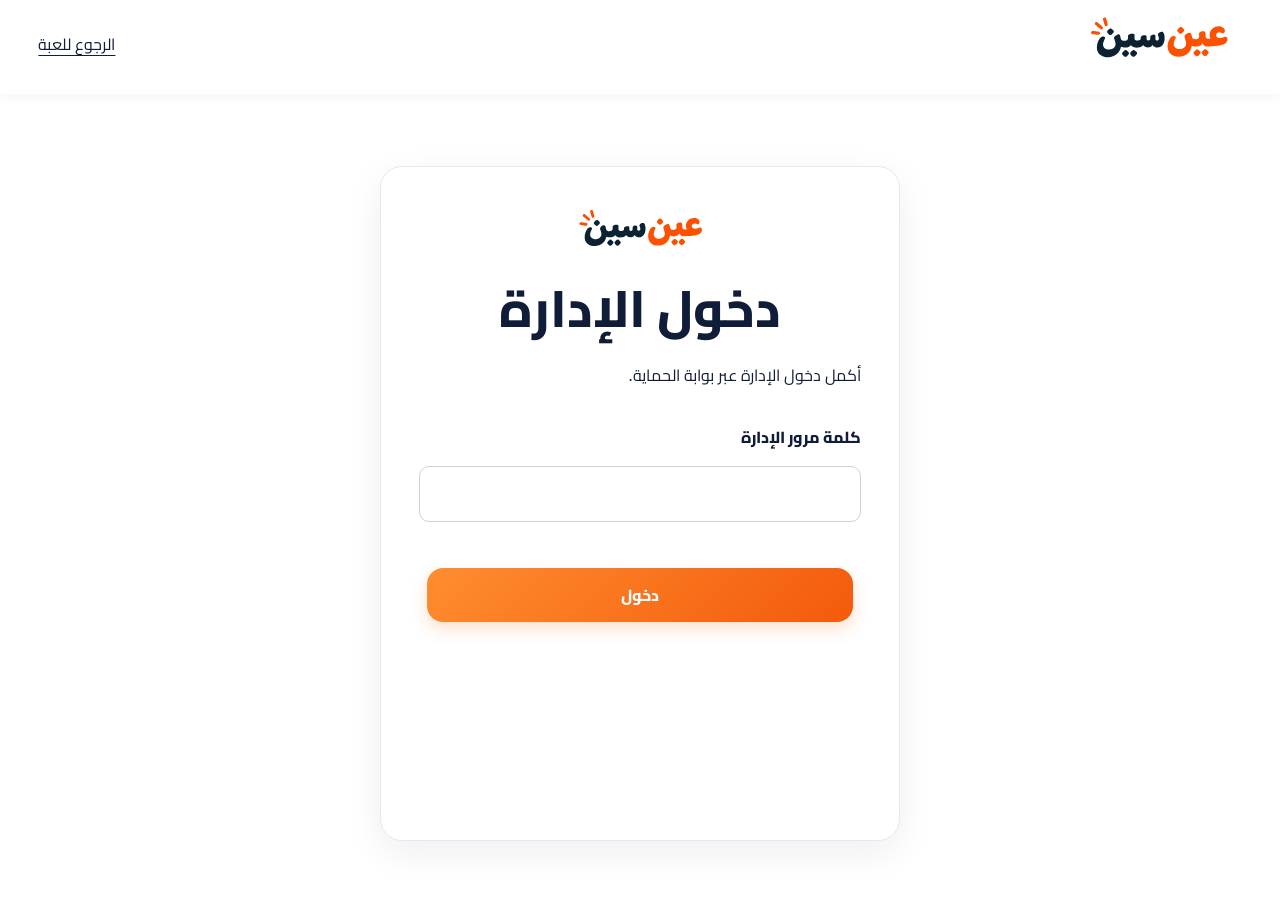
<file: index.html>
<!doctype html><html lang="ar" dir="rtl"><head><meta charset="UTF-8"/><meta name="viewport" content="width=device-width,initial-scale=1.0,viewport-fit=cover"/><title>عين سين — بوابة الأسئلة</title>  <script type="module" crossorigin src="./assets/review-entry-v3.js"></script>
  <link rel="modulepreload" crossorigin href="./assets/review-runtime-v3.js">
  <link rel="stylesheet" crossorigin href="./assets/review-v1.css">
</head><body><div id="root"></div></body></html>
</file>
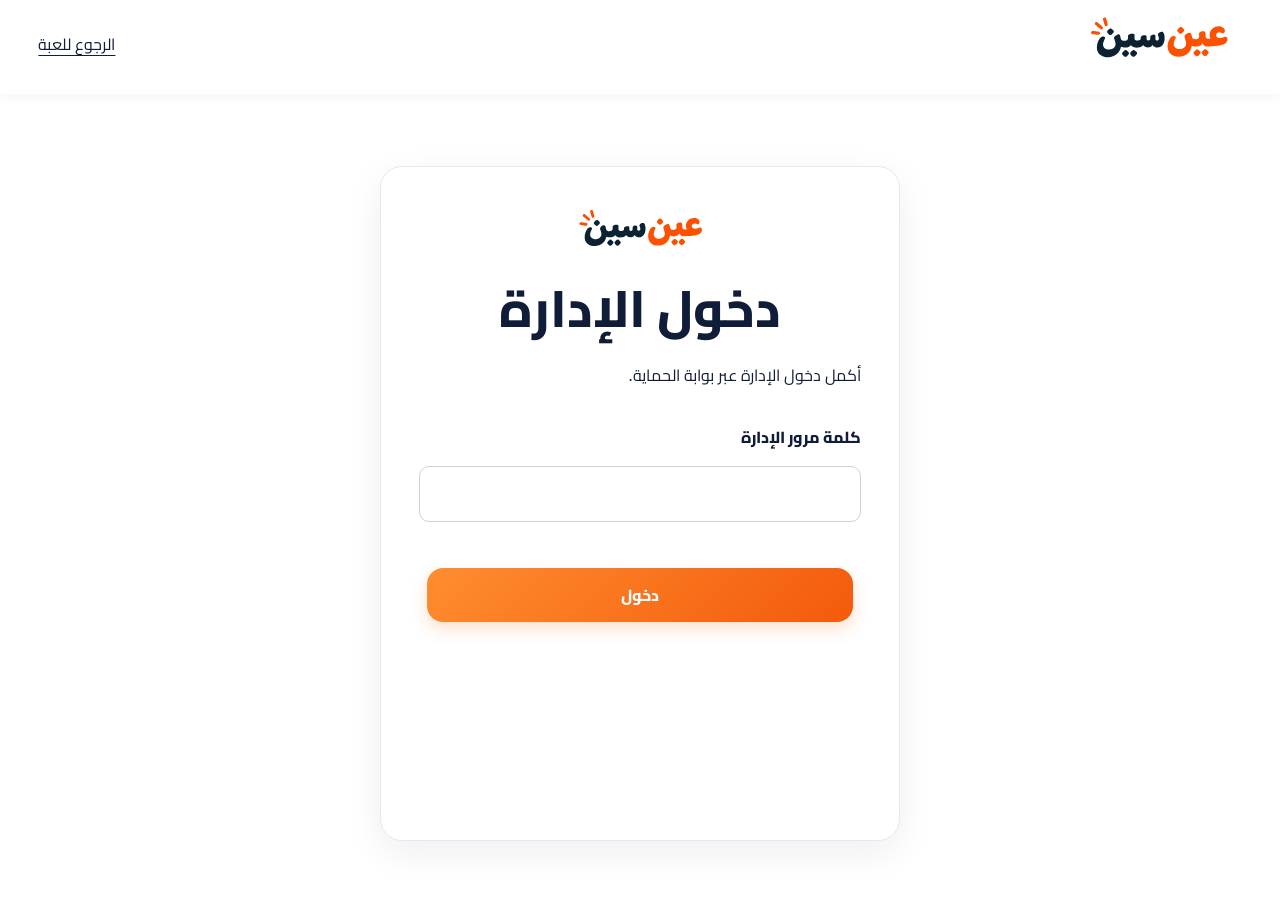
<file: admin.html>
<!doctype html><html lang="ar" dir="rtl"><head><meta charset="UTF-8"/><meta name="viewport" content="width=device-width,initial-scale=1.0,viewport-fit=cover"/><title>عين سين — بوابة الأسئلة</title>  <script type="module" crossorigin src="./assets/review-entry-v3.js"></script>
  <link rel="modulepreload" crossorigin href="./assets/review-runtime-v3.js">
  <link rel="stylesheet" crossorigin href="./assets/style-B7kh5xdA.css">
</head><body><div id="root"></div></body></html>
</file>
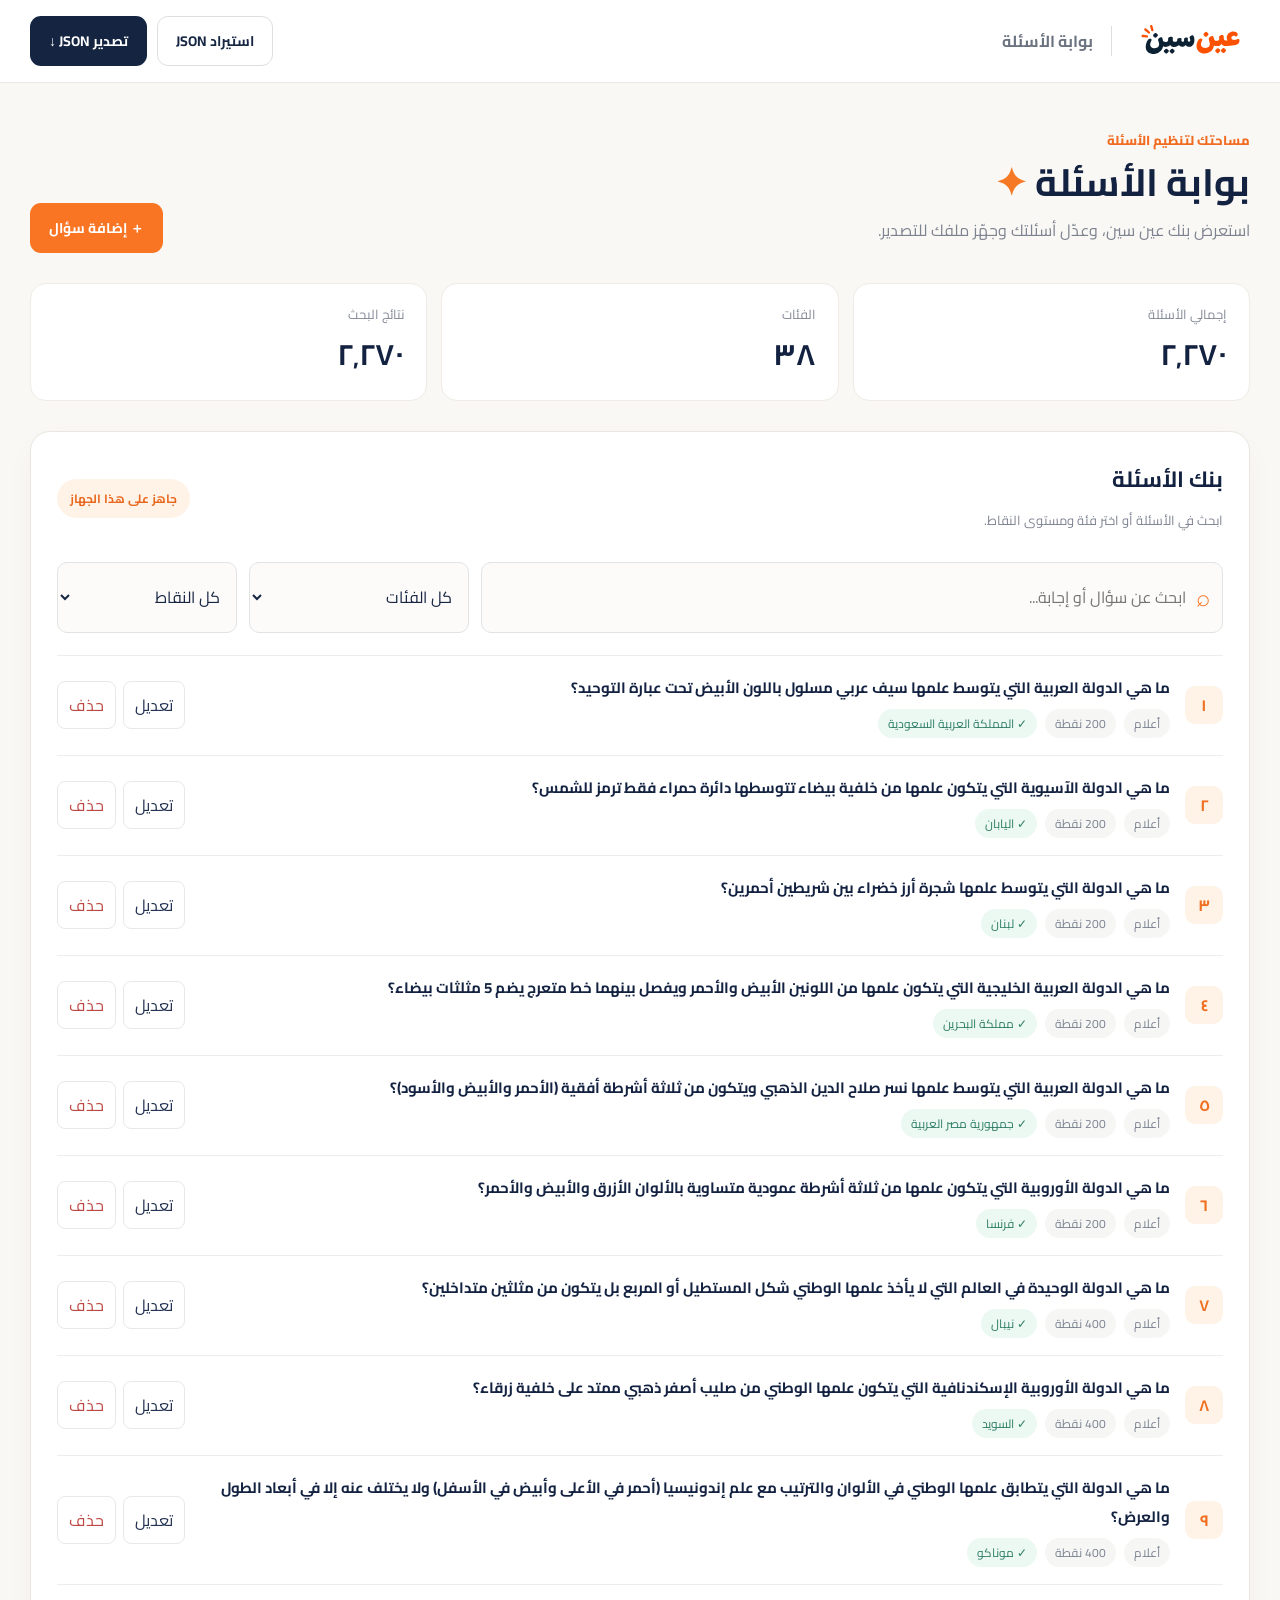
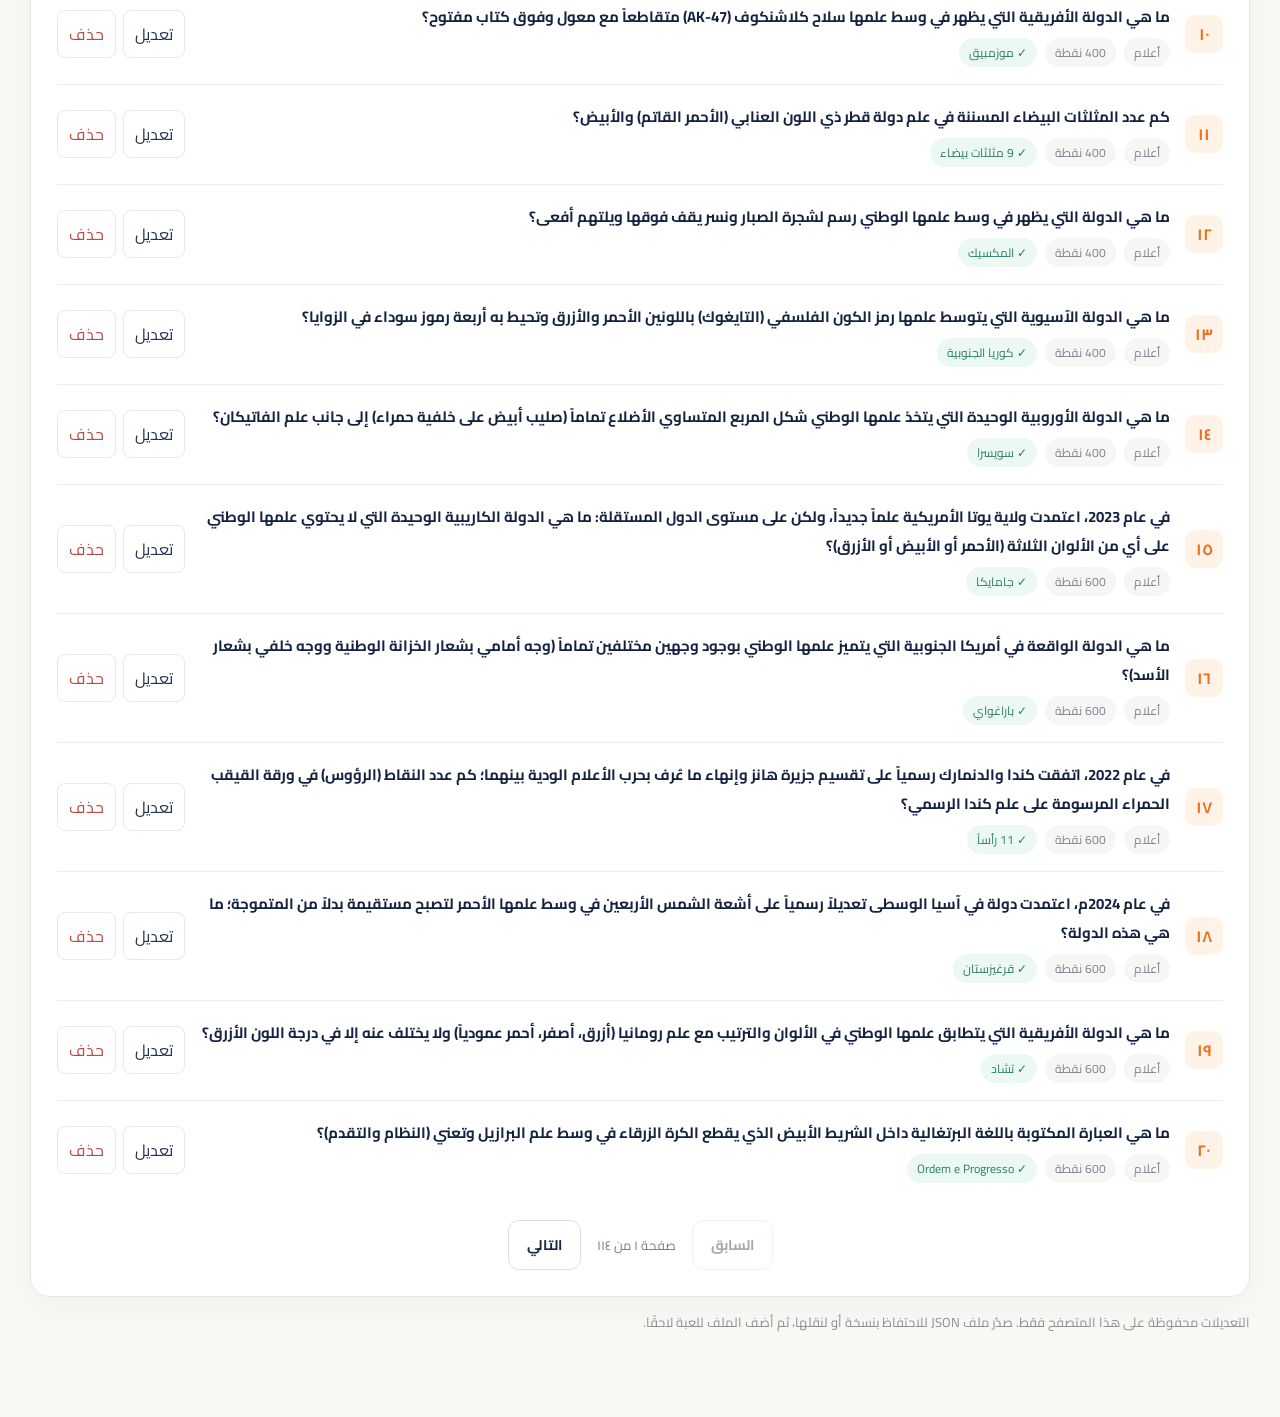
<file: legacy.html>
<!doctype html><html lang="ar" dir="rtl"><head><meta charset="utf-8"><meta name="viewport" content="width=device-width,initial-scale=1"><meta name="theme-color" content="#fff8f0"><title>بوابة أسئلة عين سين</title><link rel="icon" href="assets/symbol.svg"><link rel="stylesheet" href="style.css"></head><body>
<header class="top"><div class="top-inner"><img src="assets/logo.svg" alt="عين سين"><span class="top-label">بوابة الأسئلة</span><div class="actions"><label class="button ghost" for="importFile">استيراد JSON</label><input id="importFile" type="file" accept=".json,application/json" hidden><button id="export" class="button dark">تصدير JSON ↓</button></div></div></header>
<main><div class="heading"><div><div class="eyebrow">مساحتك لتنظيم الأسئلة</div><h1>بوابة الأسئلة <span>✦</span></h1><p>استعرض بنك عين سين، وعدّل أسئلتك وجهّز ملفك للتصدير.</p></div><button class="button orange" id="add">＋ إضافة سؤال</button></div>
<div class="stats"><div><span>إجمالي الأسئلة</span><strong id="total">—</strong></div><div><span>الفئات</span><strong id="cat-count">—</strong></div><div><span>نتائج البحث</span><strong id="filtered">—</strong></div></div>
<section class="panel"><div class="panel-head"><div><h2>بنك الأسئلة</h2><p>ابحث في الأسئلة أو اختر فئة ومستوى النقاط.</p></div><span id="save-status" class="badge">جارٍ التحميل…</span></div><div class="filters"><label class="search"><span>⌕</span><input id="query" placeholder="ابحث عن سؤال أو إجابة..." aria-label="البحث عن سؤال أو إجابة"></label><select id="category" aria-label="الفئة"><option value="">كل الفئات</option></select><select id="points" aria-label="النقاط"><option value="">كل النقاط</option><option>200</option><option>400</option><option>600</option></select></div><div id="notice" class="notice" role="status" hidden></div><div id="list" class="list" aria-live="polite"></div><div class="pagination"><button id="prev" class="button ghost">السابق</button><span id="page"></span><button id="next" class="button ghost">التالي</button></div></section>
<p class="hint">التعديلات محفوظة على هذا المتصفح فقط. صدّر ملف JSON للاحتفاظ بنسخة أو لنقلها، ثم أضف الملف للعبة لاحقًا.</p></main>
<dialog id="editor"><form id="editForm"><div class="dialog-header"><div><div class="eyebrow">بنك عين سين</div><h2 id="form-title">إضافة سؤال</h2></div><button type="button" class="close" id="close" aria-label="إغلاق">×</button></div><div class="form-grid"><label>الفئة<select id="form-category" required></select></label><label>النقاط<select id="form-points"><option value="200">٢٠٠ نقطة</option><option value="400">٤٠٠ نقطة</option><option value="600">٦٠٠ نقطة</option></select></label></div><label>نص السؤال<textarea id="form-question" rows="3" required></textarea></label><div class="option-head"><b>الخيارات</b><small>حدّد الدائرة بجانب الإجابة الصحيحة</small></div><div id="options"></div><label>التلميح <small>اختياري</small><input id="form-hint"></label><div id="form-error" class="form-error" role="alert"></div><div class="dialog-actions"><button type="button" id="cancel" class="button ghost">إلغاء</button><button type="submit" class="button orange">حفظ السؤال</button></div></form></dialog><script src="app.js?v=2"></script></body></html>
</file>
<file: assets/review-v1.css>
@font-face{font-family:Cairo;font-style:normal;font-display:swap;font-weight:400;src:url(./cairo-arabic-400-normal-DN15VWMM.woff2) format("woff2"),url(./cairo-arabic-400-normal-CAYwymWN.woff) format("woff")}@font-face{font-family:Cairo;font-style:normal;font-display:swap;font-weight:600;src:url(./cairo-arabic-600-normal-rkrvveqO.woff2) format("woff2"),url(./cairo-arabic-600-normal-B3EOalmC.woff) format("woff")}@font-face{font-family:Cairo;font-style:normal;font-display:swap;font-weight:800;src:url(./cairo-arabic-800-normal-G1qvPr6G.woff2) format("woff2"),url(./cairo-arabic-800-normal-CVTPwINa.woff) format("woff")}:root{color-scheme:light;font-family:Tajawal,Cairo,system-ui,sans-serif;color:#172238;background:#faf6eb;font-synthesis:none}*{box-sizing:border-box}body{margin:0}button,input{font:inherit}button{cursor:pointer;border:2px solid #172238;border-radius:12px;padding:12px 20px;background:#fff;color:inherit;box-shadow:3px 4px #172238;transition:transform .15s,box-shadow .15s}button:hover:enabled{transform:translate(-1px,-2px)}button:active:enabled{box-shadow:0 0;transform:translate(2px,2px)}button:disabled{opacity:.45;cursor:default;box-shadow:none}button:focus-visible,input:focus-visible{outline:3px solid #245fe8;outline-offset:4px}header{max-width:1440px;margin:auto;padding:18px 4%;display:flex;justify-content:space-between;align-items:center;border-bottom:2px solid #172238}header img{width:160px}nav{display:flex;align-items:center;gap:15px}main{max-width:1440px;margin:auto;padding:32px 4%}h1{font-size:clamp(30px,4vw,58px);line-height:1.4;margin:16px 0}h2{line-height:1.7}p{line-height:1.9}em{font-style:normal;color:#245fe8}.pill{border:1.5px solid #172238;border-radius:30px;padding:7px 14px;font-size:13px;background:#fffdf7}.setup{display:grid;grid-template-columns:1.15fr 1fr;gap:60px;align-items:center}.hero-icon{width:220px}.panel{border:2px solid #172238;border-radius:22px;padding:32px;background:#fffdf8;box-shadow:7px 8px #172238}label{display:block;margin:16px 0;font-weight:700}input{display:block;width:100%;padding:12px;border:2px solid #172238;border-radius:10px;margin-top:8px;background:#faf6eb}.upload{padding:12px;background:#f9dfa0;border:2px dashed #172238;border-radius:12px}input[type=file]{font-size:12px}.primary{background:#f6cf57;font-weight:800;margin:18px 8px 8px}.note,small{font-size:13px;line-height:1.7;color:#4e596b}.error{color:#a82030}.scores{display:grid;grid-template-columns:1fr 1fr;gap:24px}.score{border:2px solid #172238;border-radius:18px;padding:20px 28px;display:grid;grid-template-columns:1fr auto;box-shadow:4px 5px #172238}.score strong{font-size:40px;grid-row:span 2;animation:score-in .3s ease-out}.score small{grid-column:1}.red{background:#ffe1dc}.blue{background:#dce7ff}.score.current{outline:3px solid #e8be43;outline-offset:5px}.toolbar{display:flex;justify-content:space-between;align-items:center;gap:12px;margin:30px 0}.board{display:grid;grid-template-columns:repeat(6,1fr);gap:18px}.category{background:#fff;border:2px solid #172238;border-radius:14px;overflow:hidden;box-shadow:4px 5px #172238;padding-bottom:12px}.category h3{font-size:16px;height:110px;margin:0;padding:14px;display:flex;flex-direction:column;gap:8px;background:#f8dfa0;border-bottom:2px solid #172238}.category h3 span{font-size:12px;opacity:.6}.tint-1 h3{background:#dce7ff}.tint-2 h3{background:#ffe1dc}.tint-3 h3{background:#d9ecdc}.category button{display:block;width:calc(100% - 24px);margin:12px auto 0;font-size:24px;font-weight:800;box-shadow:2px 3px #172238}.question{max-width:1000px;margin:auto;text-align:center}.question-top{display:flex;justify-content:space-between}.question>h2{font-size:clamp(22px,3vw,34px);margin:28px auto}.prepare{padding:35px 0}.options{display:grid;grid-template-columns:1fr 1fr;gap:18px;margin:25px 0}.options button{min-height:75px;display:flex;align-items:center;text-align:right;gap:15px;font-weight:700}.options span{border:1px solid;border-radius:7px;padding:5px 9px;background:#faf6eb}.options .selected{background:#f9dfa0;outline:2px solid #172238}.options .correct{opacity:1;background:#c5ebcd}.timer strong{font-size:40px}.track{height:15px;max-width:600px;margin:8px auto;background:#e5e7ea;border:2px solid #172238;border-radius:20px;overflow:hidden;direction:ltr}.track i{height:100%;display:block;background:#245fe8}.urgent .track i{background:#ef5145}.urgent strong{animation:pulse .65s infinite}.trays{display:grid;grid-template-columns:1fr 1fr;gap:20px;margin-top:25px}.tray{border:2px solid;border-radius:14px;padding:15px}.tray b{display:block}.tray button{padding:8px;margin:8px 5px;font-size:13px}.steal,.resolution{padding:18px;background:#f7e5a8;border-radius:15px;margin-top:22px}.buzzer{font-size:20px;font-weight:700;margin:10px;min-width:180px}.finish{text-align:center;max-width:850px;margin:auto}.final-row{display:flex;justify-content:space-between;padding:24px;margin:20px 0;border:2px solid;border-radius:12px}.audit{margin:35px 0;padding:18px;border:1px solid;border-radius:12px}footer{text-align:center;padding:25px;color:#667085;font-size:13px}.animation{position:fixed;top:0;right:0;bottom:0;left:0;background:#fff;z-index:100;display:grid;place-items:center;overflow:hidden;pointer-events:all}.animation img{width:min(65vw,550px);opacity:1;animation:logo-enter 2.1s both}.animation.turn img{animation:logo-turn 2.4s both}.turn-title{position:absolute;padding:30px 70px;border:3px solid;border-radius:20px;animation:team-enter 2.4s both;text-align:center}@keyframes logo-enter{0%{transform:translate(120vw) rotate(5deg)}35%{transform:translate(0) rotate(-4deg) scale(.9)}48%{transform:rotate(3deg) scale(1)}60%{transform:rotate(0) scale(1.05)}to{transform:scale(18);opacity:1}}@keyframes logo-turn{0%{transform:translate(120vw)}30%{transform:translate(0) rotate(-3deg)}45%{transform:scale(1.15) rotate(3deg)}62%,to{transform:scale(10);opacity:1;visibility:hidden}}@keyframes team-enter{0%,60%{opacity:0;transform:translateY(25px)}75%,95%{opacity:1;transform:translateY(0)}to{opacity:0}}@keyframes pulse{50%{opacity:.45}}@keyframes score-in{0%{transform:scale(1.15)}to{transform:scale(1)}}@media(max-width:1050px){.board{grid-template-columns:repeat(4,1fr)}.setup{gap:25px}}@media(max-width:650px){header{padding:12px}header img{width:110px}nav .pill{display:none}main{padding:22px 16px}.setup{grid-template-columns:1fr}.hero{text-align:center}.hero-icon{width:130px}.panel{padding:20px}.board{grid-template-columns:repeat(2,1fr);gap:16px}.scores{gap:14px}.score{padding:13px;grid-template-columns:1fr}.score strong{grid-row:auto}.toolbar{flex-wrap:wrap}.toolbar b{order:-1;width:100%}.options,.trays{grid-template-columns:1fr}.question-top{gap:10px}.pill{font-size:11px}.final-row{gap:12px;padding:16px}}@media(prefers-reduced-motion:reduce){*,*:before,*:after{animation-duration:.01ms!important;transition:none!important}.animation{display:none}}a{color:inherit;text-underline-offset:5px}select,textarea{font:inherit;display:block;width:100%;padding:12px;border:2px solid #172238;border-radius:10px;margin-top:8px;background:#faf6eb}textarea{min-height:110px;resize:vertical}.online{background:#d9ecdc}.offline{background:#ffe1dc}.sharing{margin:25px 0;box-shadow:3px 4px #172238}.sharing>div{margin-top:20px}.sharing button{margin:8px}.filters{display:grid;grid-template-columns:2fr 1fr 1fr;gap:16px;align-items:center}.editor{margin:25px 0;padding:24px;background:#e9edfa;border:2px solid;border-radius:18px}.question-list{display:grid;grid-template-columns:1fr 1fr;gap:20px;margin:25px 0}.bank-row{border:2px solid;border-radius:16px;padding:22px;background:#fff}.bank-row button{margin:8px}.bank-row h3{line-height:1.8}@media(max-width:650px){.question-list,.filters{grid-template-columns:1fr}nav{font-size:13px}}.room-code{text-align:center;border:2px solid #172238;border-radius:18px;background:#f8dfa0;padding:25px;margin:25px 0}.room-code strong{display:block;font-size:clamp(32px,5vw,55px);letter-spacing:.15em;padding:18px;color:#172238}.lobby-members{margin:25px 0}.member-row{display:flex;align-items:center;justify-content:space-between;gap:18px;border:2px solid #172238;border-radius:14px;padding:16px;margin:12px 0}.member-row small{display:block}.member-row button{margin:5px;padding:8px 14px}.logo-loading{font-size:26px;font-weight:800;color:#172238}.animation img{animation-duration:3.2s}.animation.turn img,.turn-title{animation-duration:3.8s}.replay-intro{display:block;margin:20px 0 0;font-size:12px;box-shadow:none}.fallback-logo{font-size:60px}.animation:not(.ready) .turn-title{display:none}@media(max-width:650px){.member-row{flex-direction:column;align-items:stretch}}@media(prefers-reduced-motion:reduce){.animation{display:grid!important}.animation img{animation:none!important;transform:none!important;opacity:1!important}.animation.turn.ready img{display:none}.turn-title{animation:none!important;opacity:1!important;transform:none!important}}.room-qr{display:block;width:min(260px,65vw);margin:12px auto}.room-qr svg{width:100%;height:auto;display:block;border-radius:12px}.room-invite{margin:16px 0}.room-invite summary{cursor:pointer;font-weight:700}.join-panel{max-width:560px;margin:40px auto}.join-panel form{display:grid;gap:14px;margin:22px 0}:root{--page-gutter: clamp(12px, 3vw, 40px);-webkit-text-size-adjust:100%;text-size-adjust:100%}body,#root{min-height:100svh}header,main,footer{padding-left:calc(var(--page-gutter) + env(safe-area-inset-left,0px));padding-right:calc(var(--page-gutter) + env(safe-area-inset-right,0px))}header{padding-top:max(12px,env(safe-area-inset-top,0px));gap:12px}main{padding-bottom:calc(28px + env(safe-area-inset-bottom,0px))}footer{padding-bottom:calc(20px + env(safe-area-inset-bottom,0px))}header>*,main>*,.setup>*,.scores>*,.board>*,.options>*,.trays>*,.member-row>*{min-width:0}button,input,select,textarea{min-height:44px;max-width:100%}button,h1,h2,h3,p,b,strong,summary,a{overflow-wrap:anywhere}input,select,textarea{font-size:16px}img,svg{max-width:100%}nav,.toolbar,.question-top{flex-wrap:wrap}.toolbar{margin-block:18px}.toolbar>*{max-width:100%}.scores,.options,.trays{grid-template-columns:repeat(2,minmax(0,1fr))}.score b,.score span{min-width:0;overflow-wrap:anywhere}.score strong{font-size:clamp(26px,4vw,40px)}.options button{min-width:0;overflow-wrap:anywhere}.options span{flex-shrink:0}.category h3{height:auto;min-height:110px}.category button{padding-inline:8px;min-height:44px}.buzzer{min-width:0;max-width:calc(100% - 20px);min-height:52px}.room-code{padding:clamp(12px,3vw,25px)}.room-code strong{font-size:clamp(24px,5vw,55px);padding:12px 0;letter-spacing:.08em}.room-qr{width:min(260px,100%)}.join-panel{width:calc(100% - 2 * var(--page-gutter))}.member-row{flex-wrap:wrap}.member-row>div:last-child{display:flex;flex-wrap:wrap;gap:8px}.member-row button{margin:0;flex:1 1 130px}.animation img{max-height:70svh;width:auto;max-width:min(65vw,550px);object-fit:contain}.turn-title{max-width:90vw;padding:16px clamp(16px,5vw,70px)}@media(max-width:900px){.setup{grid-template-columns:1fr;gap:24px}.hero{text-align:center}.hero-icon{width:130px}.panel{padding:clamp(14px,3vw,24px)}.scores{gap:12px}.score{padding:12px}.question>h2{font-size:clamp(20px,3vw,28px);margin-block:16px}.options{gap:12px;margin-block:16px}.options button{min-height:60px;padding:12px;gap:10px}.prepare{padding-block:12px}.trays{gap:12px}.tray{padding:10px}.answer-submit{position:sticky;bottom:calc(10px + env(safe-area-inset-bottom,0px));z-index:5;border-width:3px}}@media(min-width:480px)and (max-width:900px){.board{grid-template-columns:repeat(4,minmax(0,1fr));gap:12px}.category h3{min-height:90px;font-size:14px;padding:10px}.category button{font-size:21px;width:calc(100% - 16px);margin-top:10px}.score{grid-template-columns:minmax(0,1fr) auto;align-items:center}.score strong{grid-row:span 2}.options,.trays{grid-template-columns:repeat(2,minmax(0,1fr))}}@media(max-width:479px){.board{grid-template-columns:repeat(2,minmax(0,1fr))}.options,.trays{grid-template-columns:minmax(0,1fr)}.scores{grid-template-columns:repeat(2,minmax(0,1fr))}.score{grid-template-columns:minmax(0,1fr)}.score strong{grid-row:auto}.primary{margin-inline:0}.room-code strong{letter-spacing:.04em}}@media(orientation:landscape)and (max-height:600px){header{padding-block:6px}header img{width:100px}nav{gap:8px;font-size:13px}nav .pill{display:none}main{padding-top:12px}.setup{grid-template-columns:minmax(0,.8fr) minmax(0,1.2fr);gap:20px;align-items:start}.hero h1{font-size:clamp(26px,4vw,36px)}.hero-icon{width:100px}.hero p{font-size:14px}.panel{padding:14px;border-radius:16px;box-shadow:4px 5px #172238}.toolbar{margin-block:10px;gap:8px}.toolbar b{width:auto;order:0}.toolbar button{padding:8px 12px}.scores{gap:10px}.score{padding:8px 12px;grid-template-columns:minmax(0,1fr) auto}.score strong{font-size:28px;grid-row:span 2}.score small{font-size:11px}.question>h2{margin-block:12px;font-size:clamp(20px,2.6vw,26px);line-height:1.65}.question-top{gap:6px}.timer strong{font-size:28px}.track{height:12px;margin-block:5px}.options{grid-template-columns:repeat(2,minmax(0,1fr));gap:10px;margin-block:12px}.options button{min-height:52px;padding:10px}.trays{grid-template-columns:repeat(2,minmax(0,1fr));margin-top:16px}.category h3{min-height:76px;padding:8px;font-size:13px;gap:4px}.category button{margin-top:8px;padding-block:6px;font-size:20px}.room-qr{width:min(190px,100%)}.steal,.resolution{margin-top:12px;padding:12px}.prepare{padding-block:6px}.primary{margin-block:10px}.buzzer{margin:6px;padding:10px 16px;font-size:18px}}@media(orientation:landscape)and (min-width:900px)and (max-height:600px){.board{grid-template-columns:repeat(6,minmax(0,1fr));gap:12px}}@media(horizontal-viewport-segments:2){.setup,.scores,.options,.trays,.question-list{grid-template-columns:repeat(2,minmax(0,1fr));column-gap:max(20px,calc(env(viewport-segment-left 1 0,0px) - env(viewport-segment-right 0 0,0px) + 32px))}}.setup>.category-picker{grid-column:1 / -1}.category-picker{margin-block:1rem}.category-picker h2{margin-block:0 .5rem}.category-choices{display:grid;grid-template-columns:repeat(5,minmax(0,1fr));gap:.85rem}.category-choice{position:relative;display:flex;flex-direction:column;align-items:center;justify-content:center;gap:.4rem;min-width:0;padding:.8rem;font:inherit;background:var(--paper, #fffdf7)}.category-choice img{object-fit:contain;width:clamp(65px,8vw,110px);height:clamp(65px,8vw,110px)}.category-choice span{overflow-wrap:anywhere;font-size:.85rem;font-weight:800}.category-choice b{position:absolute;top:.35rem;inset-inline-end:.5rem}.category-choice.chosen{background:#d9f5e7;outline:3px solid #17263d;outline-offset:1px}.category-choice:disabled:not(.chosen){opacity:.4}.category h3{display:flex;flex-direction:column;align-items:center;gap:.5rem}.category h3 img{width:clamp(55px,7vw,90px);height:clamp(55px,7vw,90px);object-fit:contain}.selected-categories{display:flex;flex-wrap:wrap;gap:1rem}.selected-categories span{display:flex;align-items:center;gap:.5rem}@media(max-width:900px){.category-choices{grid-template-columns:repeat(3,minmax(0,1fr))}}@media(max-width:460px){.category-choices{grid-template-columns:repeat(2,minmax(0,1fr));gap:.6rem}.category-picker{padding:.9rem}}@media(orientation:landscape)and (max-height:540px){.category-choices{grid-template-columns:repeat(5,minmax(0,1fr))}.category-choice{padding:.5rem}.category-choice img{width:50px;height:50px}.category h3 img{width:45px;height:45px}}.category-confirm{display:flex;justify-content:center;margin-top:1.5rem}.category-confirm>button{max-width:100%;white-space:normal}html[data-reduced-motion=true] *,html[data-reduced-motion=true] *:before,html[data-reduced-motion=true] *:after{animation:none!important;transition:none!important;scroll-behavior:auto!important}html[data-reduced-motion=true] .animation{display:none!important}.turn-duration{display:grid;gap:12px;max-width:520px}.turn-duration input[type=range]{width:100%;padding:0;accent-color:#cc3844;cursor:pointer}.board.paired-board{grid-template-columns:repeat(3,minmax(0,1fr));gap:22px}.paired-category{display:grid;grid-template-columns:minmax(54px,1fr) minmax(100px,1.7fr) minmax(54px,1fr);border:2px solid #172238;border-radius:18px;box-shadow:4px 5px #172238;background:#fffdf8;overflow:hidden;min-width:0}.question-column{display:grid;grid-template-rows:48px repeat(3,minmax(56px,1fr));gap:12px;padding:10px;text-align:center}.question-column>span{display:flex;align-items:center;justify-content:center;font-weight:800;font-size:13px}.question-column button{padding:8px 2px;min-height:56px;width:100%;margin:0;font-size:clamp(18px,2vw,25px);font-weight:800;box-shadow:2px 3px #172238}.question-column button:disabled{background:#e8e8e4;opacity:.6}.category-strip{background:var(--category-color);border-inline:2px solid #172238;display:flex;flex-direction:column;align-items:center;min-width:0}.category-strip h3{font-size:15px;min-height:62px;margin:0;padding:12px 6px 6px;text-align:center;line-height:1.6;overflow-wrap:anywhere}.category-strip img{width:100%;height:190px;object-fit:contain;padding:10px 3px;flex:1}.category-strip-bottom{height:14px;width:100%;background:#172238;opacity:.16;border-top:2px solid #172238}@media(max-width:1050px){.board.paired-board{grid-template-columns:repeat(2,minmax(0,1fr));gap:18px}}@media(max-width:550px){.board.paired-board{grid-template-columns:1fr}.paired-category{grid-template-columns:1fr 1.6fr 1fr}.category-strip img{height:180px}}:root{--ink:#101d38;--orange:#f56818;--coral:#ff625b;--paper:#fff;--panel:#f0f1f4;color:var(--ink);background:var(--paper)}body{background:#fff;color:var(--ink)}header{max-width:none;min-height:76px;background:#fff;border:0;box-shadow:0 2px 12px #101d380d}header img{width:clamp(120px,13vw,190px);height:auto;max-height:58px;object-fit:contain}header nav{flex-wrap:wrap;gap:clamp(8px,2vw,28px)}header nav a{font-weight:800;text-decoration:none}header nav a:hover{color:var(--orange)}button,select,input{border-color:#d8dce5;border-radius:14px;box-shadow:none}button{border:1px solid #dde1e9;font-weight:800;transition:transform .18s,box-shadow .18s,background-color .18s}button:hover:enabled{box-shadow:0 8px 20px #101d381a;transform:translateY(-2px)}button.primary,.hero-action{color:#fff;border:0;background:linear-gradient(135deg,#ff8d2f,#f35a0c);border-radius:16px;box-shadow:0 7px 16px #f5681835}button.primary:hover:enabled,.hero-action:hover{background:linear-gradient(135deg,#ff9a3e,#e84e08)}.panel{background:#fff;border:1px solid #e6e8ef;border-radius:22px;box-shadow:0 10px 30px #101d380d}main{max-width:1500px}.redesign-home{max-width:none;display:grid;grid-template-columns:minmax(0,1fr);gap:32px;padding:0 0 60px}.redesign-home>.hero{grid-column:1;grid-row:1;min-height:465px;margin:0;padding:45px max(6vw,28px);background:#ff8061 url(../redesign/brand/riyadh-banner.webp) center 58% / cover no-repeat;border:0;border-radius:0 0 48% 8%/0 0 12% 5%;display:flex;justify-content:flex-start;align-items:center;overflow:hidden}.hero-content{max-width:560px;width:44%;text-align:right;margin-inline-start:0}.hero-content h1{margin:0 0 12px;line-height:1}.hero-content .hero-wordmark{width:min(100%,420px);max-height:150px;object-fit:contain;object-position:right center}.hero-content p{font-size:clamp(20px,2.1vw,31px);font-weight:800;line-height:1.7;margin:14px 0 22px;color:#101d38}.hero-action{display:inline-block;text-decoration:none;font-size:22px;font-weight:800;padding:13px 48px}.redesign-home>.category-picker{grid-column:1;grid-row:2;margin:0 auto;width:min(1420px,94%);background:#f0f1f4;border:0;padding:28px;box-shadow:none}.redesign-home>.panel:not(.category-picker):not(.how-to-play):not(.about-game){grid-column:1;grid-row:3;width:min(1000px,94%);margin:auto}.redesign-home>.how-to-play{grid-column:1;grid-row:4;width:min(1000px,94%);margin:auto}.category-picker .toolbar{justify-content:center;text-align:center;gap:16px}.category-picker .toolbar h2{font-size:clamp(26px,3vw,42px);margin:0}.category-picker .toolbar p{margin:0;color:#657080}.category-choices{display:grid;grid-template-columns:repeat(auto-fill,minmax(150px,1fr));gap:16px}.category-picker .category-choice{display:flex;flex-direction:column;position:relative;gap:0;padding:0;margin:0;width:100%;border:2px solid transparent;border-radius:17px;overflow:hidden;background:#b9dff1;box-shadow:0 4px 10px #101d380c}.category-picker .category-choice img{width:100%;height:auto;aspect-ratio:1/1;object-fit:cover;padding:0;margin:0;border-radius:0}.category-picker .category-choice span{width:100%;min-height:60px;display:flex;align-items:center;justify-content:center;padding:9px;background:#ff812f;color:#fff;font-size:16px}.category-picker .category-choice b{position:absolute;top:8px;left:8px;border-radius:50%;width:27px;height:27px;color:#fff;background:#1f73dc;display:grid;place-items:center}.category-picker .category-choice.chosen{border-color:#2478f2;box-shadow:0 0 0 3px #2478f233;transform:translateY(-3px)}.category-picker .category-choice.chosen span{background:#2478f2}.category-picker .category-choice:disabled:not(.chosen){opacity:.52}.category-confirm{text-align:center;padding:26px 0 0}.favorites-panel{margin:12px 0 18px}.favorites-panel>summary{display:inline-block;cursor:pointer;padding:9px 15px;border:1px solid #d8dce5;border-radius:12px;background:#fff;color:#101d38;font-weight:800;list-style:none}.favorites-panel>summary::-webkit-details-marker{display:none}.favorites-panel>summary:after{content:" ▾"}.favorites-panel[open]>summary:after{content:" ▴"}.favorites-controls{display:flex;align-items:end;flex-wrap:wrap;gap:10px;margin:10px 0 0;padding:16px;border-radius:16px;background:#fff}.favorites-controls label{flex:1 1 190px}.favorites-controls label input,.favorites-controls label select{display:block;width:100%;margin-top:4px}.favorites-controls p{width:100%;margin:0}.my-games{max-width:1000px;margin:30px auto}.saved-game{margin:14px 0;padding:16px;border:1px solid #e2e5eb;border-radius:16px;background:#fff}.saved-game>summary{cursor:pointer;display:flex;gap:12px;justify-content:space-between;flex-wrap:wrap}.saved-game>summary small{color:#657080}.saved-round{padding:14px;margin:12px 0;border-radius:12px;background:#fff9f2;overflow-wrap:anywhere}.paired-category{border:1px solid #d9dee7;box-shadow:0 8px 22px #101d3812;border-radius:20px}.category-strip{background:#d5eaf5;border-inline:1px solid #d9dee7}.category-strip img{object-fit:cover;padding:0;height:auto;min-height:130px}.category-strip h3{color:#fff;background:#ff812f;width:100%;min-height:54px;padding:10px 6px}.category-strip-bottom{display:none}.question-column button{border:1px solid #e8b67e;color:#db5a14;background:#fff8f0;box-shadow:none}.score{border-radius:20px;box-shadow:none;border:1px solid #e5e8f0}.score.red{background:#bd3540;color:#fff}.score.blue{background:#205cb5;color:#fff}.team-setup{display:flex;flex-wrap:wrap;align-items:end;gap:12px;margin:12px 0}.team-setup label{flex:1 1 190px}.team-setup select{display:block;width:100%;padding:10px;background:#fff;color:#101d38}.team-color-preview{width:38px;height:38px;border-radius:10px;border:1px solid #101d3833}.question.panel{border:1px solid #e9e2d9;background:#fff9f2;color:#101d38;padding:clamp(22px,4vw,55px)}.question .question-top{gap:12px;flex-wrap:wrap}.question .question-top .pill{background:#f56818;color:#fff;border:0}.question>h2{color:#101d38;background:#fff;border:1px solid #f0e3d5;border-top:5px solid #f56818;border-radius:18px;padding:clamp(22px,3vw,36px);line-height:1.7}.question :where(.toolbar,.prepare,.tray) button:not(.primary):not(.buzzer),.question>button:not(.primary):not(.buzzer){color:#101d38;background:#fff;border:1px solid #c9d0db}.question :where(.toolbar,.prepare,.tray) button:not(.primary):not(.buzzer):disabled,.question>button:not(.primary):not(.buzzer):disabled{color:#596577;opacity:1;background:#f1f2f4;border-color:#d5d9df}.question .options button{border:2px solid #d9dfeb;background:#fff;color:#101d38;box-shadow:none;border-radius:14px}.question .options button:not(:disabled):hover{border-color:#f56818;background:#fff3e5}.question .options span{color:#101d38;border:0;background:#e8edf5}.question .options button.selected{border-color:#f56818;background:#fff0dd;outline:0}.question .options button.correct{opacity:1;color:#164b2c;border-color:#38a96a;background:#d9f2e1}.question .options button.incorrect{opacity:1;color:#772b2b;border-color:#dd6464;background:#ffe2df}.question .timer strong,.question [role=timer]{color:#101d38}.question .track{border:0;background:#e0e4ea}.question .track i{background:#f78a37}.question .urgent .track i{background:#ef5145}.question .tray{background:#fffaf1;color:#101d38;border-color:#e1e5ec}.error{border-radius:12px;padding:12px;background:#fff0ec}footer{background:#101d38;color:#fff;padding-top:28px;padding-bottom:28px}@media(max-width:800px){.redesign-home>.hero{min-height:390px;background-position:38% center}.hero-content{width:57%}.hero-content p{font-size:20px}}@media(max-width:550px){header nav{gap:8px;font-size:12px}header nav button{padding:8px}.redesign-home>.hero{min-height:350px;padding:24px 18px;background-position:35% bottom}.hero-content{width:70%;padding:15px;background:#fffd;border-radius:18px}.hero-content .hero-wordmark{display:block;width:100%}.hero-content p{font-size:17px}.hero-action{font-size:17px;padding:10px 22px}.redesign-home>.category-picker{padding:16px}.category-choices{grid-template-columns:repeat(2,minmax(0,1fr));gap:10px}}*,*:before,*:after{animation:none!important;transition:none!important;scroll-behavior:auto!important}button:hover:enabled{transform:none}.header-brand{display:flex;align-items:center;gap:8px}header .header-symbol{width:42px;height:42px;object-fit:contain}.offline-action{display:inline-block;margin:8px;padding:12px 26px;border:2px solid #101d38;border-radius:16px;background:#fff;color:#101d38;font-size:20px;font-weight:800;text-decoration:none}.redesign-home>.about-game{grid-column:1;grid-row:5;width:min(1000px,94%);min-width:0;margin:auto;line-height:1.9;overflow-wrap:anywhere}.finish-celebration{position:relative;isolation:isolate;overflow:hidden;max-width:900px;margin:30px auto;padding:45px 20px;text-align:center;border-radius:24px;background:#fff9f2;border:1px solid #f2e3d6}.finish-logo{display:block;width:min(240px,65%);height:90px;object-fit:contain;margin:0 auto 18px;animation:finish-logo-appear .45s .8s both}.winner-banner{position:relative;margin:0 auto 24px;padding:18px 28px;max-width:670px;background:#f56818;color:#fff;border-radius:16px;animation:winner-slide .8s ease-out both}.finish-scores{max-width:560px;margin:auto;background:#fff;border-radius:16px;border:1px solid #e8e5e0;overflow:hidden}.finish-score{display:flex;justify-content:space-between;gap:15px;padding:16px 20px;color:#101d38}.finish-score+.finish-score{border-top:1px solid #eee}.finish-actions{display:flex;justify-content:center;align-items:center;gap:16px;flex-wrap:wrap;margin-top:25px}.finish-actions a{color:#101d38;font-weight:800;padding:12px}.confetti{position:absolute;top:0;right:0;bottom:0;left:0;pointer-events:none;z-index:-1;overflow:hidden}.confetti i{position:absolute;bottom:0;width:10px;height:16px;background:#f56818;opacity:0;animation:confetti-burst 2s ease-out infinite;animation-delay:calc((var(--piece) / 24) * .35s)}.confetti i:nth-child(3n){background:#205cb5}.confetti i:nth-child(3n+1){background:#f7bd42}.confetti i:nth-child(4n){background:#ef6661}.confetti .from-left{left:2%;--dx:calc(80px + (var(--piece) * 9px));--dy:calc(-180px - (var(--piece) * 12px))}.confetti .from-right{right:2%;--dx:calc(-80px - (var(--piece) * 9px));--dy:calc(-180px - (var(--piece) * 12px))}@keyframes winner-slide{0%{transform:translate(120%);opacity:0}to{transform:translate(0);opacity:1}}@keyframes finish-logo-appear{0%{opacity:0}to{opacity:1}}@keyframes confetti-burst{0%{transform:translate(0) rotate(0);opacity:1}65%{opacity:1}to{transform:translate(var(--dx),var(--dy)) rotate(540deg);opacity:0}}@media(prefers-reduced-motion:reduce){.finish-celebration *,.finish-celebration *:before,.finish-celebration *:after{animation:none!important}}.animation.intro.ready{animation:intro-screen 2s ease-in-out both!important}.animation.intro.ready img{width:min(38vw,230px);animation:intro-symbol 2s cubic-bezier(.22,1,.36,1) both!important}@keyframes intro-screen{0%,72%{opacity:1}to{opacity:0}}@keyframes intro-symbol{0%{opacity:0;transform:translateY(15px) scale(.88)}35%,70%{opacity:1;transform:translateY(0) scale(1)}to{opacity:0;transform:scale(1.05)}}@media(prefers-reduced-motion:reduce){.animation.intro.ready,.animation.intro.ready img{animation:none!important}}.solo-picker-heading{display:flex;align-items:center;justify-content:space-between;gap:12px;margin:18px 0 12px;color:#101d38}.solo-picker-heading strong{padding:7px 13px;border-radius:12px;background:#ffeadc;color:#ab4710}.solo-category-grid{display:grid;grid-template-columns:repeat(auto-fill,minmax(130px,1fr));gap:12px;max-height:56vh;overflow:auto;padding:2px 2px 12px}.solo-category-choice{display:flex;flex-direction:column;position:relative;gap:0;width:100%;padding:0;overflow:hidden;border:2px solid transparent;border-radius:14px;background:#b9dff1;box-shadow:0 4px 10px #101d380c}.solo-category-choice img{display:block;width:100%;height:auto;aspect-ratio:1/1;object-fit:cover}.solo-category-choice>span{display:flex;align-items:center;justify-content:center;width:100%;min-height:46px;padding:7px;background:#ff812f;color:#fff;font-size:14px;font-weight:800;text-align:center}.solo-category-choice>b{position:absolute;top:7px;left:7px;display:grid;place-items:center;width:26px;height:26px;border-radius:50%;background:#fff;color:#101d38}.solo-category-choice.chosen{border-color:#2478f2;box-shadow:0 0 0 3px #2478f233}.solo-category-choice.chosen>span{background:#2478f2}.solo-category-choice:disabled:not(.chosen){opacity:.48}.solo-action{display:inline-block;margin:8px;padding:12px 26px;border:2px solid #f56818;border-radius:16px;background:#f56818;color:#fff;font-size:20px;font-weight:800;text-decoration:none}.solo-page{width:min(920px,94%);min-height:70vh;margin:24px auto 60px;color:#101d38}.solo-back{display:inline-block;margin:12px 0;color:#101d38;font-weight:800}.solo-card{padding:clamp(20px,4vw,42px);border:1px solid #e8e1d9;border-radius:22px;background:#fff9f2;box-shadow:0 8px 24px #101d3810}.solo-kicker{display:inline-block;padding:7px 14px;border-radius:999px;background:#ffeadc;color:#ab4710;font-weight:800}.solo-card h1{margin:14px 0;color:#101d38;font-size:clamp(28px,5vw,42px)}.solo-card>p{line-height:1.9;font-size:18px}.solo-card>.primary{margin-top:12px}.solo-stats{display:flex;align-items:center;justify-content:space-between;gap:12px;flex-wrap:wrap;font-weight:800}.solo-stats strong{padding:8px 16px;border-radius:12px;background:#fff;color:#101d38;font-size:24px;direction:ltr;font-variant-numeric:tabular-nums}.solo-stats strong.urgent{background:#ffe2df;color:#a72c24}.solo-progress{height:8px;margin:16px 0 24px;overflow:hidden;border-radius:99px;background:#e5e8ed}.solo-progress i{display:block;height:100%;background:#f56818}.solo-category{margin:0 0 8px!important;color:#ab4710;font-weight:800}.solo-category span{color:#687386}.solo-question{padding:clamp(18px,3vw,30px);border:1px solid #eee5dc;border-top:5px solid #f56818;border-radius:16px;background:#fff;line-height:1.65}.solo-options{display:grid;grid-template-columns:repeat(2,minmax(0,1fr));gap:12px}.solo-options button{display:flex;align-items:center;gap:12px;min-height:68px;padding:14px;border:2px solid #d9dfeb;border-radius:14px;background:#fff;color:#101d38;text-align:right;line-height:1.6}.solo-options button span{flex:0 0 32px;display:grid;width:32px;height:32px;place-items:center;border-radius:50%;background:#e8edf5}.solo-options button.correct{border-color:#38a96a;background:#d9f2e1;color:#164b2c}.solo-options button.incorrect{border-color:#dd6464;background:#ffe2df;color:#772b2b}.solo-actions{display:flex;align-items:center;justify-content:center;flex-wrap:wrap;gap:12px;margin-top:20px}.solo-actions>button:not(.primary){color:#101d38;background:#fff;border:1px solid #d1d7e0}.solo-right{color:#16713b;font-weight:800}.solo-wrong{color:#9d3430;font-weight:800}.solo-result{text-align:center;margin-top:24px}.solo-result .solo-actions{margin-top:24px}@media(max-width:600px){.solo-action{font-size:17px;padding:10px 18px}.solo-options{grid-template-columns:1fr}.solo-stats{font-size:14px}}.suggest-action{display:inline-block;margin:8px;padding:12px 24px;border:2px solid #101d38;border-radius:16px;background:#fff9f2;color:#101d38;font-size:19px;font-weight:800;text-decoration:none}.suggest-nav-link{display:inline-block;padding:8px 13px;border:1px solid #f56818;border-radius:11px;background:#fff2e7;color:#a7430d!important;font-weight:900;text-decoration:none}.question-dashboard,.suggestion-page{max-width:1100px}.approval-progress{margin:14px 0;padding:15px 18px;border-radius:14px;background:#fff4e6;color:#101d38}.approval-progress p{margin:6px 0}.approval-progress progress{width:100%;height:14px;accent-color:#f56818}.question-tabs{display:flex;flex-wrap:wrap;gap:8px;margin:18px 0}.question-tabs button.active{color:#fff;background:#f56818;border-color:#f56818}.moderation-card{margin:16px 0;padding:22px;border:1px solid #e5e8ef;border-radius:18px;background:#fff}.moderation-card .answer-correct{padding:10px;border-radius:10px;color:#164b2c;background:#d9f2e1;font-weight:800}.question-editor{display:grid;grid-template-columns:repeat(2,minmax(0,1fr));gap:12px;margin:14px 0}.question-editor label{display:block}.question-editor input,.question-editor select,.question-editor textarea,.question-report-form select{display:block;width:100%;margin-top:6px;padding:10px;border:1px solid #cbd2de;border-radius:10px;color:#101d38;background:#fff}.question-editor .wide{grid-column:1/-1}.question-editor textarea{min-height:100px}.question-report{margin-inline-start:auto;color:#78532b;background:#fff4e3;border:1px solid #edd5b3;box-shadow:none;padding:7px 12px}.question-report-form{display:flex;align-items:end;flex-wrap:wrap;gap:10px;padding:12px;border-radius:12px;background:#fff7ec}.question-report-form label{flex:1 1 220px}.question-report-form input,.question-report-form select,.question-report-form textarea{display:block;width:100%;margin-top:6px;padding:10px;border:1px solid #cbd2de;border-radius:10px;color:#101d38;background:#fff}.question-report-form textarea{min-height:75px}.question-report-form small{flex-basis:100%;color:#596577}.ai-settings{margin:16px 0;padding:14px 18px;border:1px solid #e3e7ee;border-radius:14px;background:#fff;color:#101d38}.ai-settings>summary{cursor:pointer;font-weight:800}.ai-settings p{color:#596577;line-height:1.7}.ai-settings-form{display:grid;grid-template-columns:repeat(2,minmax(0,1fr));gap:12px;align-items:end}.ai-settings-form label{display:block}.admin-entry{width:min(520px,94%);min-height:75vh;margin:8vh auto;padding:clamp(20px,5vw,38px);border:1px solid #e5e8ef;border-radius:22px;background:#fff;color:#101d38;box-shadow:0 12px 36px #101d3812}.admin-entry>img{display:block;width:150px;max-height:56px;object-fit:contain;margin:0 auto 18px}.admin-entry h1{text-align:center}.admin-entry p{line-height:1.8}.admin-entry-form{display:grid;gap:12px}.admin-entry-form label{display:grid;gap:6px;font-weight:700}.admin-entry-form input{width:100%;padding:12px;border:1px solid #cbd2de;border-radius:10px;color:#101d38;background:#fff}.access-first-time{display:grid;gap:7px;margin:14px 0;padding:14px;border:1px solid #f1ccaa;border-radius:12px;background:#fff6ee}.access-first-time a{width:max-content;color:#a7430d;font-weight:800}.admin-logout{float:left;color:#101d38;background:#fff;border:1px solid #cbd2de}.ai-settings-form input{display:block;width:100%;margin-top:6px;padding:11px;border:1px solid #cbd2de;border-radius:10px;color:#101d38;background:#fff}.approval-category-grid{display:grid;grid-template-columns:repeat(auto-fill,minmax(185px,1fr));gap:8px;margin-top:12px}.approval-category-grid>div{display:grid;gap:4px;padding:10px;border:1px solid #e4e7ec;border-radius:10px;background:#fff}.approval-category-grid small{color:#596577}@media(max-width:600px){.ai-settings-form{grid-template-columns:1fr}}@media(max-width:600px){.question-editor{grid-template-columns:1fr}.question-editor .wide{grid-column:1}.suggest-action{font-size:16px;padding:9px 16px}}
</file>
<file: assets/style-B7kh5xdA.css>
@font-face{font-family:Cairo;font-style:normal;font-display:swap;font-weight:400;src:url(./cairo-arabic-400-normal-DN15VWMM.woff2) format("woff2"),url(./cairo-arabic-400-normal-CAYwymWN.woff) format("woff")}@font-face{font-family:Cairo;font-style:normal;font-display:swap;font-weight:600;src:url(./cairo-arabic-600-normal-rkrvveqO.woff2) format("woff2"),url(./cairo-arabic-600-normal-B3EOalmC.woff) format("woff")}@font-face{font-family:Cairo;font-style:normal;font-display:swap;font-weight:800;src:url(./cairo-arabic-800-normal-G1qvPr6G.woff2) format("woff2"),url(./cairo-arabic-800-normal-CVTPwINa.woff) format("woff")}:root{color-scheme:light;font-family:Tajawal,Cairo,system-ui,sans-serif;color:#172238;background:#faf6eb;font-synthesis:none}*{box-sizing:border-box}body{margin:0}button,input{font:inherit}button{cursor:pointer;border:2px solid #172238;border-radius:12px;padding:12px 20px;background:#fff;color:inherit;box-shadow:3px 4px #172238;transition:transform .15s,box-shadow .15s}button:hover:enabled{transform:translate(-1px,-2px)}button:active:enabled{box-shadow:0 0;transform:translate(2px,2px)}button:disabled{opacity:.45;cursor:default;box-shadow:none}button:focus-visible,input:focus-visible{outline:3px solid #245fe8;outline-offset:4px}header{max-width:1440px;margin:auto;padding:18px 4%;display:flex;justify-content:space-between;align-items:center;border-bottom:2px solid #172238}header img{width:160px}nav{display:flex;align-items:center;gap:15px}main{max-width:1440px;margin:auto;padding:32px 4%}h1{font-size:clamp(30px,4vw,58px);line-height:1.4;margin:16px 0}h2{line-height:1.7}p{line-height:1.9}em{font-style:normal;color:#245fe8}.pill{border:1.5px solid #172238;border-radius:30px;padding:7px 14px;font-size:13px;background:#fffdf7}.setup{display:grid;grid-template-columns:1.15fr 1fr;gap:60px;align-items:center}.hero-icon{width:220px}.panel{border:2px solid #172238;border-radius:22px;padding:32px;background:#fffdf8;box-shadow:7px 8px #172238}label{display:block;margin:16px 0;font-weight:700}input{display:block;width:100%;padding:12px;border:2px solid #172238;border-radius:10px;margin-top:8px;background:#faf6eb}.upload{padding:12px;background:#f9dfa0;border:2px dashed #172238;border-radius:12px}input[type=file]{font-size:12px}.primary{background:#f6cf57;font-weight:800;margin:18px 8px 8px}.note,small{font-size:13px;line-height:1.7;color:#4e596b}.error{color:#a82030}.scores{display:grid;grid-template-columns:1fr 1fr;gap:24px}.score{border:2px solid #172238;border-radius:18px;padding:20px 28px;display:grid;grid-template-columns:1fr auto;box-shadow:4px 5px #172238}.score strong{font-size:40px;grid-row:span 2;animation:score-in .3s ease-out}.score small{grid-column:1}.red{background:#ffe1dc}.blue{background:#dce7ff}.score.current{outline:3px solid #e8be43;outline-offset:5px}.toolbar{display:flex;justify-content:space-between;align-items:center;gap:12px;margin:30px 0}.board{display:grid;grid-template-columns:repeat(6,1fr);gap:18px}.category{background:#fff;border:2px solid #172238;border-radius:14px;overflow:hidden;box-shadow:4px 5px #172238;padding-bottom:12px}.category h3{font-size:16px;height:110px;margin:0;padding:14px;display:flex;flex-direction:column;gap:8px;background:#f8dfa0;border-bottom:2px solid #172238}.category h3 span{font-size:12px;opacity:.6}.tint-1 h3{background:#dce7ff}.tint-2 h3{background:#ffe1dc}.tint-3 h3{background:#d9ecdc}.category button{display:block;width:calc(100% - 24px);margin:12px auto 0;font-size:24px;font-weight:800;box-shadow:2px 3px #172238}.question{max-width:1000px;margin:auto;text-align:center}.question-top{display:flex;justify-content:space-between}.question>h2{font-size:clamp(22px,3vw,34px);margin:28px auto}.prepare{padding:35px 0}.options{display:grid;grid-template-columns:1fr 1fr;gap:18px;margin:25px 0}.options button{min-height:75px;display:flex;align-items:center;text-align:right;gap:15px;font-weight:700}.options span{border:1px solid;border-radius:7px;padding:5px 9px;background:#faf6eb}.options .selected{background:#f9dfa0;outline:2px solid #172238}.options .correct{opacity:1;background:#c5ebcd}.timer strong{font-size:40px}.track{height:15px;max-width:600px;margin:8px auto;background:#e5e7ea;border:2px solid #172238;border-radius:20px;overflow:hidden;direction:ltr}.track i{height:100%;display:block;background:#245fe8}.urgent .track i{background:#ef5145}.urgent strong{animation:pulse .65s infinite}.trays{display:grid;grid-template-columns:1fr 1fr;gap:20px;margin-top:25px}.tray{border:2px solid;border-radius:14px;padding:15px}.tray b{display:block}.tray button{padding:8px;margin:8px 5px;font-size:13px}.steal,.resolution{padding:18px;background:#f7e5a8;border-radius:15px;margin-top:22px}.buzzer{font-size:20px;font-weight:700;margin:10px;min-width:180px}.finish{text-align:center;max-width:850px;margin:auto}.final-row{display:flex;justify-content:space-between;padding:24px;margin:20px 0;border:2px solid;border-radius:12px}.audit{margin:35px 0;padding:18px;border:1px solid;border-radius:12px}footer{text-align:center;padding:25px;color:#667085;font-size:13px}.animation{position:fixed;top:0;right:0;bottom:0;left:0;background:#fff;z-index:100;display:grid;place-items:center;overflow:hidden;pointer-events:all}.animation img{width:min(65vw,550px);opacity:1;animation:logo-enter 2.1s both}.animation.turn img{animation:logo-turn 2.4s both}.turn-title{position:absolute;padding:30px 70px;border:3px solid;border-radius:20px;animation:team-enter 2.4s both;text-align:center}@keyframes logo-enter{0%{transform:translate(120vw) rotate(5deg)}35%{transform:translate(0) rotate(-4deg) scale(.9)}48%{transform:rotate(3deg) scale(1)}60%{transform:rotate(0) scale(1.05)}to{transform:scale(18);opacity:1}}@keyframes logo-turn{0%{transform:translate(120vw)}30%{transform:translate(0) rotate(-3deg)}45%{transform:scale(1.15) rotate(3deg)}62%,to{transform:scale(10);opacity:1;visibility:hidden}}@keyframes team-enter{0%,60%{opacity:0;transform:translateY(25px)}75%,95%{opacity:1;transform:translateY(0)}to{opacity:0}}@keyframes pulse{50%{opacity:.45}}@keyframes score-in{0%{transform:scale(1.15)}to{transform:scale(1)}}@media(max-width:1050px){.board{grid-template-columns:repeat(4,1fr)}.setup{gap:25px}}@media(max-width:650px){header{padding:12px}header img{width:110px}nav .pill{display:none}main{padding:22px 16px}.setup{grid-template-columns:1fr}.hero{text-align:center}.hero-icon{width:130px}.panel{padding:20px}.board{grid-template-columns:repeat(2,1fr);gap:16px}.scores{gap:14px}.score{padding:13px;grid-template-columns:1fr}.score strong{grid-row:auto}.toolbar{flex-wrap:wrap}.toolbar b{order:-1;width:100%}.options,.trays{grid-template-columns:1fr}.question-top{gap:10px}.pill{font-size:11px}.final-row{gap:12px;padding:16px}}@media(prefers-reduced-motion:reduce){*,*:before,*:after{animation-duration:.01ms!important;transition:none!important}.animation{display:none}}a{color:inherit;text-underline-offset:5px}select,textarea{font:inherit;display:block;width:100%;padding:12px;border:2px solid #172238;border-radius:10px;margin-top:8px;background:#faf6eb}textarea{min-height:110px;resize:vertical}.online{background:#d9ecdc}.offline{background:#ffe1dc}.sharing{margin:25px 0;box-shadow:3px 4px #172238}.sharing>div{margin-top:20px}.sharing button{margin:8px}.filters{display:grid;grid-template-columns:2fr 1fr 1fr;gap:16px;align-items:center}.editor{margin:25px 0;padding:24px;background:#e9edfa;border:2px solid;border-radius:18px}.question-list{display:grid;grid-template-columns:1fr 1fr;gap:20px;margin:25px 0}.bank-row{border:2px solid;border-radius:16px;padding:22px;background:#fff}.bank-row button{margin:8px}.bank-row h3{line-height:1.8}@media(max-width:650px){.question-list,.filters{grid-template-columns:1fr}nav{font-size:13px}}.room-code{text-align:center;border:2px solid #172238;border-radius:18px;background:#f8dfa0;padding:25px;margin:25px 0}.room-code strong{display:block;font-size:clamp(32px,5vw,55px);letter-spacing:.15em;padding:18px;color:#172238}.lobby-members{margin:25px 0}.member-row{display:flex;align-items:center;justify-content:space-between;gap:18px;border:2px solid #172238;border-radius:14px;padding:16px;margin:12px 0}.member-row small{display:block}.member-row button{margin:5px;padding:8px 14px}.logo-loading{font-size:26px;font-weight:800;color:#172238}.animation img{animation-duration:3.2s}.animation.turn img,.turn-title{animation-duration:3.8s}.replay-intro{display:block;margin:20px 0 0;font-size:12px;box-shadow:none}.fallback-logo{font-size:60px}.animation:not(.ready) .turn-title{display:none}@media(max-width:650px){.member-row{flex-direction:column;align-items:stretch}}@media(prefers-reduced-motion:reduce){.animation{display:grid!important}.animation img{animation:none!important;transform:none!important;opacity:1!important}.animation.turn.ready img{display:none}.turn-title{animation:none!important;opacity:1!important;transform:none!important}}.room-qr{display:block;width:min(260px,65vw);margin:12px auto}.room-qr svg{width:100%;height:auto;display:block;border-radius:12px}.room-invite{margin:16px 0}.room-invite summary{cursor:pointer;font-weight:700}.join-panel{max-width:560px;margin:40px auto}.join-panel form{display:grid;gap:14px;margin:22px 0}:root{--page-gutter: clamp(12px, 3vw, 40px);-webkit-text-size-adjust:100%;text-size-adjust:100%}body,#root{min-height:100svh}header,main,footer{padding-left:calc(var(--page-gutter) + env(safe-area-inset-left,0px));padding-right:calc(var(--page-gutter) + env(safe-area-inset-right,0px))}header{padding-top:max(12px,env(safe-area-inset-top,0px));gap:12px}main{padding-bottom:calc(28px + env(safe-area-inset-bottom,0px))}footer{padding-bottom:calc(20px + env(safe-area-inset-bottom,0px))}header>*,main>*,.setup>*,.scores>*,.board>*,.options>*,.trays>*,.member-row>*{min-width:0}button,input,select,textarea{min-height:44px;max-width:100%}button,h1,h2,h3,p,b,strong,summary,a{overflow-wrap:anywhere}input,select,textarea{font-size:16px}img,svg{max-width:100%}nav,.toolbar,.question-top{flex-wrap:wrap}.toolbar{margin-block:18px}.toolbar>*{max-width:100%}.scores,.options,.trays{grid-template-columns:repeat(2,minmax(0,1fr))}.score b,.score span{min-width:0;overflow-wrap:anywhere}.score strong{font-size:clamp(26px,4vw,40px)}.options button{min-width:0;overflow-wrap:anywhere}.options span{flex-shrink:0}.category h3{height:auto;min-height:110px}.category button{padding-inline:8px;min-height:44px}.buzzer{min-width:0;max-width:calc(100% - 20px);min-height:52px}.room-code{padding:clamp(12px,3vw,25px)}.room-code strong{font-size:clamp(24px,5vw,55px);padding:12px 0;letter-spacing:.08em}.room-qr{width:min(260px,100%)}.join-panel{width:calc(100% - 2 * var(--page-gutter))}.member-row{flex-wrap:wrap}.member-row>div:last-child{display:flex;flex-wrap:wrap;gap:8px}.member-row button{margin:0;flex:1 1 130px}.animation img{max-height:70svh;width:auto;max-width:min(65vw,550px);object-fit:contain}.turn-title{max-width:90vw;padding:16px clamp(16px,5vw,70px)}@media(max-width:900px){.setup{grid-template-columns:1fr;gap:24px}.hero{text-align:center}.hero-icon{width:130px}.panel{padding:clamp(14px,3vw,24px)}.scores{gap:12px}.score{padding:12px}.question>h2{font-size:clamp(20px,3vw,28px);margin-block:16px}.options{gap:12px;margin-block:16px}.options button{min-height:60px;padding:12px;gap:10px}.prepare{padding-block:12px}.trays{gap:12px}.tray{padding:10px}.answer-submit{position:sticky;bottom:calc(10px + env(safe-area-inset-bottom,0px));z-index:5;border-width:3px}}@media(min-width:480px)and (max-width:900px){.board{grid-template-columns:repeat(4,minmax(0,1fr));gap:12px}.category h3{min-height:90px;font-size:14px;padding:10px}.category button{font-size:21px;width:calc(100% - 16px);margin-top:10px}.score{grid-template-columns:minmax(0,1fr) auto;align-items:center}.score strong{grid-row:span 2}.options,.trays{grid-template-columns:repeat(2,minmax(0,1fr))}}@media(max-width:479px){.board{grid-template-columns:repeat(2,minmax(0,1fr))}.options,.trays{grid-template-columns:minmax(0,1fr)}.scores{grid-template-columns:repeat(2,minmax(0,1fr))}.score{grid-template-columns:minmax(0,1fr)}.score strong{grid-row:auto}.primary{margin-inline:0}.room-code strong{letter-spacing:.04em}}@media(orientation:landscape)and (max-height:600px){header{padding-block:6px}header img{width:100px}nav{gap:8px;font-size:13px}nav .pill{display:none}main{padding-top:12px}.setup{grid-template-columns:minmax(0,.8fr) minmax(0,1.2fr);gap:20px;align-items:start}.hero h1{font-size:clamp(26px,4vw,36px)}.hero-icon{width:100px}.hero p{font-size:14px}.panel{padding:14px;border-radius:16px;box-shadow:4px 5px #172238}.toolbar{margin-block:10px;gap:8px}.toolbar b{width:auto;order:0}.toolbar button{padding:8px 12px}.scores{gap:10px}.score{padding:8px 12px;grid-template-columns:minmax(0,1fr) auto}.score strong{font-size:28px;grid-row:span 2}.score small{font-size:11px}.question>h2{margin-block:12px;font-size:clamp(20px,2.6vw,26px);line-height:1.65}.question-top{gap:6px}.timer strong{font-size:28px}.track{height:12px;margin-block:5px}.options{grid-template-columns:repeat(2,minmax(0,1fr));gap:10px;margin-block:12px}.options button{min-height:52px;padding:10px}.trays{grid-template-columns:repeat(2,minmax(0,1fr));margin-top:16px}.category h3{min-height:76px;padding:8px;font-size:13px;gap:4px}.category button{margin-top:8px;padding-block:6px;font-size:20px}.room-qr{width:min(190px,100%)}.steal,.resolution{margin-top:12px;padding:12px}.prepare{padding-block:6px}.primary{margin-block:10px}.buzzer{margin:6px;padding:10px 16px;font-size:18px}}@media(orientation:landscape)and (min-width:900px)and (max-height:600px){.board{grid-template-columns:repeat(6,minmax(0,1fr));gap:12px}}@media(horizontal-viewport-segments:2){.setup,.scores,.options,.trays,.question-list{grid-template-columns:repeat(2,minmax(0,1fr));column-gap:max(20px,calc(env(viewport-segment-left 1 0,0px) - env(viewport-segment-right 0 0,0px) + 32px))}}.setup>.category-picker{grid-column:1 / -1}.category-picker{margin-block:1rem}.category-picker h2{margin-block:0 .5rem}.category-choices{display:grid;grid-template-columns:repeat(5,minmax(0,1fr));gap:.85rem}.category-choice{position:relative;display:flex;flex-direction:column;align-items:center;justify-content:center;gap:.4rem;min-width:0;padding:.8rem;font:inherit;background:var(--paper, #fffdf7)}.category-choice img{object-fit:contain;width:clamp(65px,8vw,110px);height:clamp(65px,8vw,110px)}.category-choice span{overflow-wrap:anywhere;font-size:.85rem;font-weight:800}.category-choice b{position:absolute;top:.35rem;inset-inline-end:.5rem}.category-choice.chosen{background:#d9f5e7;outline:3px solid #17263d;outline-offset:1px}.category-choice:disabled:not(.chosen){opacity:.4}.category h3{display:flex;flex-direction:column;align-items:center;gap:.5rem}.category h3 img{width:clamp(55px,7vw,90px);height:clamp(55px,7vw,90px);object-fit:contain}.selected-categories{display:flex;flex-wrap:wrap;gap:1rem}.selected-categories span{display:flex;align-items:center;gap:.5rem}@media(max-width:900px){.category-choices{grid-template-columns:repeat(3,minmax(0,1fr))}}@media(max-width:460px){.category-choices{grid-template-columns:repeat(2,minmax(0,1fr));gap:.6rem}.category-picker{padding:.9rem}}@media(orientation:landscape)and (max-height:540px){.category-choices{grid-template-columns:repeat(5,minmax(0,1fr))}.category-choice{padding:.5rem}.category-choice img{width:50px;height:50px}.category h3 img{width:45px;height:45px}}.category-confirm{display:flex;justify-content:center;margin-top:1.5rem}.category-confirm>button{max-width:100%;white-space:normal}html[data-reduced-motion=true] *,html[data-reduced-motion=true] *:before,html[data-reduced-motion=true] *:after{animation:none!important;transition:none!important;scroll-behavior:auto!important}html[data-reduced-motion=true] .animation{display:none!important}.turn-duration{display:grid;gap:12px;max-width:520px}.turn-duration input[type=range]{width:100%;padding:0;accent-color:#cc3844;cursor:pointer}.board.paired-board{grid-template-columns:repeat(3,minmax(0,1fr));gap:22px}.paired-category{display:grid;grid-template-columns:minmax(54px,1fr) minmax(100px,1.7fr) minmax(54px,1fr);border:2px solid #172238;border-radius:18px;box-shadow:4px 5px #172238;background:#fffdf8;overflow:hidden;min-width:0}.question-column{display:grid;grid-template-rows:48px repeat(3,minmax(56px,1fr));gap:12px;padding:10px;text-align:center}.question-column>span{display:flex;align-items:center;justify-content:center;font-weight:800;font-size:13px}.question-column button{padding:8px 2px;min-height:56px;width:100%;margin:0;font-size:clamp(18px,2vw,25px);font-weight:800;box-shadow:2px 3px #172238}.question-column button:disabled{background:#e8e8e4;opacity:.6}.category-strip{background:var(--category-color);border-inline:2px solid #172238;display:flex;flex-direction:column;align-items:center;min-width:0}.category-strip h3{font-size:15px;min-height:62px;margin:0;padding:12px 6px 6px;text-align:center;line-height:1.6;overflow-wrap:anywhere}.category-strip img{width:100%;height:190px;object-fit:contain;padding:10px 3px;flex:1}.category-strip-bottom{height:14px;width:100%;background:#172238;opacity:.16;border-top:2px solid #172238}@media(max-width:1050px){.board.paired-board{grid-template-columns:repeat(2,minmax(0,1fr));gap:18px}}@media(max-width:550px){.board.paired-board{grid-template-columns:1fr}.paired-category{grid-template-columns:1fr 1.6fr 1fr}.category-strip img{height:180px}}:root{--ink:#101d38;--orange:#f56818;--coral:#ff625b;--paper:#fff;--panel:#f0f1f4;color:var(--ink);background:var(--paper)}body{background:#fff;color:var(--ink)}header{max-width:none;min-height:76px;background:#fff;border:0;box-shadow:0 2px 12px #101d380d}header img{width:clamp(120px,13vw,190px);height:auto;max-height:58px;object-fit:contain}header nav{flex-wrap:wrap;gap:clamp(8px,2vw,28px)}header nav a{font-weight:800;text-decoration:none}header nav a:hover{color:var(--orange)}button,select,input{border-color:#d8dce5;border-radius:14px;box-shadow:none}button{border:1px solid #dde1e9;font-weight:800;transition:transform .18s,box-shadow .18s,background-color .18s}button:hover:enabled{box-shadow:0 8px 20px #101d381a;transform:translateY(-2px)}button.primary,.hero-action{color:#fff;border:0;background:linear-gradient(135deg,#ff8d2f,#f35a0c);border-radius:16px;box-shadow:0 7px 16px #f5681835}button.primary:hover:enabled,.hero-action:hover{background:linear-gradient(135deg,#ff9a3e,#e84e08)}.panel{background:#fff;border:1px solid #e6e8ef;border-radius:22px;box-shadow:0 10px 30px #101d380d}main{max-width:1500px}.redesign-home{max-width:none;display:grid;grid-template-columns:minmax(0,1fr);gap:32px;padding:0 0 60px}.redesign-home>.hero{grid-column:1;grid-row:1;min-height:465px;margin:0;padding:45px max(6vw,28px);background:#ff8061 url(../redesign/brand/riyadh-banner.webp) center 58% / cover no-repeat;border:0;border-radius:0 0 48% 8%/0 0 12% 5%;display:flex;justify-content:flex-start;align-items:center;overflow:hidden}.hero-content{max-width:560px;width:44%;text-align:right;margin-inline-start:0}.hero-content h1{margin:0 0 12px;line-height:1}.hero-content .hero-wordmark{width:min(100%,420px);max-height:150px;object-fit:contain;object-position:right center}.hero-content p{font-size:clamp(20px,2.1vw,31px);font-weight:800;line-height:1.7;margin:14px 0 22px;color:#101d38}.hero-action{display:inline-block;text-decoration:none;font-size:22px;font-weight:800;padding:13px 48px}.redesign-home>.category-picker{grid-column:1;grid-row:2;margin:0 auto;width:min(1420px,94%);background:#f0f1f4;border:0;padding:28px;box-shadow:none}.redesign-home>.panel:not(.category-picker):not(.how-to-play):not(.about-game){grid-column:1;grid-row:3;width:min(1000px,94%);margin:auto}.redesign-home>.how-to-play{grid-column:1;grid-row:4;width:min(1000px,94%);margin:auto}.category-picker .toolbar{justify-content:center;text-align:center;gap:16px}.category-picker .toolbar h2{font-size:clamp(26px,3vw,42px);margin:0}.category-picker .toolbar p{margin:0;color:#657080}.category-choices{display:grid;grid-template-columns:repeat(auto-fill,minmax(150px,1fr));gap:16px}.category-picker .category-choice{display:flex;flex-direction:column;position:relative;gap:0;padding:0;margin:0;width:100%;border:2px solid transparent;border-radius:17px;overflow:hidden;background:#b9dff1;box-shadow:0 4px 10px #101d380c}.category-picker .category-choice img{width:100%;height:auto;aspect-ratio:1/1;object-fit:cover;padding:0;margin:0;border-radius:0}.category-picker .category-choice span{width:100%;min-height:60px;display:flex;align-items:center;justify-content:center;padding:9px;background:#ff812f;color:#fff;font-size:16px}.category-picker .category-choice b{position:absolute;top:8px;left:8px;border-radius:50%;width:27px;height:27px;color:#fff;background:#1f73dc;display:grid;place-items:center}.category-picker .category-choice.chosen{border-color:#2478f2;box-shadow:0 0 0 3px #2478f233;transform:translateY(-3px)}.category-picker .category-choice.chosen span{background:#2478f2}.category-picker .category-choice:disabled:not(.chosen){opacity:.52}.category-confirm{text-align:center;padding:26px 0 0}.favorites-panel{margin:12px 0 18px}.favorites-panel>summary{display:inline-block;cursor:pointer;padding:9px 15px;border:1px solid #d8dce5;border-radius:12px;background:#fff;color:#101d38;font-weight:800;list-style:none}.favorites-panel>summary::-webkit-details-marker{display:none}.favorites-panel>summary:after{content:" ▾"}.favorites-panel[open]>summary:after{content:" ▴"}.favorites-controls{display:flex;align-items:end;flex-wrap:wrap;gap:10px;margin:10px 0 0;padding:16px;border-radius:16px;background:#fff}.favorites-controls label{flex:1 1 190px}.favorites-controls label input,.favorites-controls label select{display:block;width:100%;margin-top:4px}.favorites-controls p{width:100%;margin:0}.my-games{max-width:1000px;margin:30px auto}.saved-game{margin:14px 0;padding:16px;border:1px solid #e2e5eb;border-radius:16px;background:#fff}.saved-game>summary{cursor:pointer;display:flex;gap:12px;justify-content:space-between;flex-wrap:wrap}.saved-game>summary small{color:#657080}.saved-round{padding:14px;margin:12px 0;border-radius:12px;background:#fff9f2;overflow-wrap:anywhere}.paired-category{border:1px solid #d9dee7;box-shadow:0 8px 22px #101d3812;border-radius:20px}.category-strip{background:#d5eaf5;border-inline:1px solid #d9dee7}.category-strip img{object-fit:cover;padding:0;height:auto;min-height:130px}.category-strip h3{color:#fff;background:#ff812f;width:100%;min-height:54px;padding:10px 6px}.category-strip-bottom{display:none}.question-column button{border:1px solid #e8b67e;color:#db5a14;background:#fff8f0;box-shadow:none}.score{border-radius:20px;box-shadow:none;border:1px solid #e5e8f0}.score.red{background:#bd3540;color:#fff}.score.blue{background:#205cb5;color:#fff}.team-setup{display:flex;flex-wrap:wrap;align-items:end;gap:12px;margin:12px 0}.team-setup label{flex:1 1 190px}.team-setup select{display:block;width:100%;padding:10px;background:#fff;color:#101d38}.team-color-preview{width:38px;height:38px;border-radius:10px;border:1px solid #101d3833}.question.panel{border:1px solid #e9e2d9;background:#fff9f2;color:#101d38;padding:clamp(22px,4vw,55px)}.question .question-top{gap:12px;flex-wrap:wrap}.question .question-top .pill{background:#f56818;color:#fff;border:0}.question>h2{color:#101d38;background:#fff;border:1px solid #f0e3d5;border-top:5px solid #f56818;border-radius:18px;padding:clamp(22px,3vw,36px);line-height:1.7}.question :where(.toolbar,.prepare,.tray) button:not(.primary):not(.buzzer),.question>button:not(.primary):not(.buzzer){color:#101d38;background:#fff;border:1px solid #c9d0db}.question :where(.toolbar,.prepare,.tray) button:not(.primary):not(.buzzer):disabled,.question>button:not(.primary):not(.buzzer):disabled{color:#596577;opacity:1;background:#f1f2f4;border-color:#d5d9df}.question .options button{border:2px solid #d9dfeb;background:#fff;color:#101d38;box-shadow:none;border-radius:14px}.question .options button:not(:disabled):hover{border-color:#f56818;background:#fff3e5}.question .options span{color:#101d38;border:0;background:#e8edf5}.question .options button.selected{border-color:#f56818;background:#fff0dd;outline:0}.question .options button.correct{opacity:1;color:#164b2c;border-color:#38a96a;background:#d9f2e1}.question .options button.incorrect{opacity:1;color:#772b2b;border-color:#dd6464;background:#ffe2df}.question .timer strong,.question [role=timer]{color:#101d38}.question .track{border:0;background:#e0e4ea}.question .track i{background:#f78a37}.question .urgent .track i{background:#ef5145}.question .tray{background:#fffaf1;color:#101d38;border-color:#e1e5ec}.error{border-radius:12px;padding:12px;background:#fff0ec}footer{background:#101d38;color:#fff;padding-top:28px;padding-bottom:28px}@media(max-width:800px){.redesign-home>.hero{min-height:390px;background-position:38% center}.hero-content{width:57%}.hero-content p{font-size:20px}}@media(max-width:550px){header nav{gap:8px;font-size:12px}header nav button{padding:8px}.redesign-home>.hero{min-height:350px;padding:24px 18px;background-position:35% bottom}.hero-content{width:70%;padding:15px;background:#fffd;border-radius:18px}.hero-content .hero-wordmark{display:block;width:100%}.hero-content p{font-size:17px}.hero-action{font-size:17px;padding:10px 22px}.redesign-home>.category-picker{padding:16px}.category-choices{grid-template-columns:repeat(2,minmax(0,1fr));gap:10px}}*,*:before,*:after{animation:none!important;transition:none!important;scroll-behavior:auto!important}button:hover:enabled{transform:none}.header-brand{display:flex;align-items:center;gap:8px}header .header-symbol{width:42px;height:42px;object-fit:contain}.offline-action{display:inline-block;margin:8px;padding:12px 26px;border:2px solid #101d38;border-radius:16px;background:#fff;color:#101d38;font-size:20px;font-weight:800;text-decoration:none}.redesign-home>.about-game{grid-column:1;grid-row:5;width:min(1000px,94%);min-width:0;margin:auto;line-height:1.9;overflow-wrap:anywhere}.finish-celebration{position:relative;isolation:isolate;overflow:hidden;max-width:900px;margin:30px auto;padding:45px 20px;text-align:center;border-radius:24px;background:#fff9f2;border:1px solid #f2e3d6}.finish-logo{display:block;width:min(240px,65%);height:90px;object-fit:contain;margin:0 auto 18px;animation:finish-logo-appear .45s .8s both}.winner-banner{position:relative;margin:0 auto 24px;padding:18px 28px;max-width:670px;background:#f56818;color:#fff;border-radius:16px;animation:winner-slide .8s ease-out both}.finish-scores{max-width:560px;margin:auto;background:#fff;border-radius:16px;border:1px solid #e8e5e0;overflow:hidden}.finish-score{display:flex;justify-content:space-between;gap:15px;padding:16px 20px;color:#101d38}.finish-score+.finish-score{border-top:1px solid #eee}.finish-actions{display:flex;justify-content:center;align-items:center;gap:16px;flex-wrap:wrap;margin-top:25px}.finish-actions a{color:#101d38;font-weight:800;padding:12px}.confetti{position:absolute;top:0;right:0;bottom:0;left:0;pointer-events:none;z-index:-1;overflow:hidden}.confetti i{position:absolute;bottom:0;width:10px;height:16px;background:#f56818;opacity:0;animation:confetti-burst 2s ease-out infinite;animation-delay:calc((var(--piece) / 24) * .35s)}.confetti i:nth-child(3n){background:#205cb5}.confetti i:nth-child(3n+1){background:#f7bd42}.confetti i:nth-child(4n){background:#ef6661}.confetti .from-left{left:2%;--dx:calc(80px + (var(--piece) * 9px));--dy:calc(-180px - (var(--piece) * 12px))}.confetti .from-right{right:2%;--dx:calc(-80px - (var(--piece) * 9px));--dy:calc(-180px - (var(--piece) * 12px))}@keyframes winner-slide{0%{transform:translate(120%);opacity:0}to{transform:translate(0);opacity:1}}@keyframes finish-logo-appear{0%{opacity:0}to{opacity:1}}@keyframes confetti-burst{0%{transform:translate(0) rotate(0);opacity:1}65%{opacity:1}to{transform:translate(var(--dx),var(--dy)) rotate(540deg);opacity:0}}@media(prefers-reduced-motion:reduce){.finish-celebration *,.finish-celebration *:before,.finish-celebration *:after{animation:none!important}}.animation.intro.ready{animation:intro-screen 2s ease-in-out both!important}.animation.intro.ready img{width:min(38vw,230px);animation:intro-symbol 2s cubic-bezier(.22,1,.36,1) both!important}@keyframes intro-screen{0%,72%{opacity:1}to{opacity:0}}@keyframes intro-symbol{0%{opacity:0;transform:translateY(15px) scale(.88)}35%,70%{opacity:1;transform:translateY(0) scale(1)}to{opacity:0;transform:scale(1.05)}}@media(prefers-reduced-motion:reduce){.animation.intro.ready,.animation.intro.ready img{animation:none!important}}.solo-picker-heading{display:flex;align-items:center;justify-content:space-between;gap:12px;margin:18px 0 12px;color:#101d38}.solo-picker-heading strong{padding:7px 13px;border-radius:12px;background:#ffeadc;color:#ab4710}.solo-category-grid{display:grid;grid-template-columns:repeat(auto-fill,minmax(130px,1fr));gap:12px;max-height:56vh;overflow:auto;padding:2px 2px 12px}.solo-category-choice{display:flex;flex-direction:column;position:relative;gap:0;width:100%;padding:0;overflow:hidden;border:2px solid transparent;border-radius:14px;background:#b9dff1;box-shadow:0 4px 10px #101d380c}.solo-category-choice img{display:block;width:100%;height:auto;aspect-ratio:1/1;object-fit:cover}.solo-category-choice>span{display:flex;align-items:center;justify-content:center;width:100%;min-height:46px;padding:7px;background:#ff812f;color:#fff;font-size:14px;font-weight:800;text-align:center}.solo-category-choice>b{position:absolute;top:7px;left:7px;display:grid;place-items:center;width:26px;height:26px;border-radius:50%;background:#fff;color:#101d38}.solo-category-choice.chosen{border-color:#2478f2;box-shadow:0 0 0 3px #2478f233}.solo-category-choice.chosen>span{background:#2478f2}.solo-category-choice:disabled:not(.chosen){opacity:.48}.solo-action{display:inline-block;margin:8px;padding:12px 26px;border:2px solid #f56818;border-radius:16px;background:#f56818;color:#fff;font-size:20px;font-weight:800;text-decoration:none}.solo-page{width:min(920px,94%);min-height:70vh;margin:24px auto 60px;color:#101d38}.solo-back{display:inline-block;margin:12px 0;color:#101d38;font-weight:800}.solo-card{padding:clamp(20px,4vw,42px);border:1px solid #e8e1d9;border-radius:22px;background:#fff9f2;box-shadow:0 8px 24px #101d3810}.solo-kicker{display:inline-block;padding:7px 14px;border-radius:999px;background:#ffeadc;color:#ab4710;font-weight:800}.solo-card h1{margin:14px 0;color:#101d38;font-size:clamp(28px,5vw,42px)}.solo-card>p{line-height:1.9;font-size:18px}.solo-card>.primary{margin-top:12px}.solo-stats{display:flex;align-items:center;justify-content:space-between;gap:12px;flex-wrap:wrap;font-weight:800}.solo-stats strong{padding:8px 16px;border-radius:12px;background:#fff;color:#101d38;font-size:24px;direction:ltr;font-variant-numeric:tabular-nums}.solo-stats strong.urgent{background:#ffe2df;color:#a72c24}.solo-progress{height:8px;margin:16px 0 24px;overflow:hidden;border-radius:99px;background:#e5e8ed}.solo-progress i{display:block;height:100%;background:#f56818}.solo-category{margin:0 0 8px!important;color:#ab4710;font-weight:800}.solo-category span{color:#687386}.solo-question{padding:clamp(18px,3vw,30px);border:1px solid #eee5dc;border-top:5px solid #f56818;border-radius:16px;background:#fff;line-height:1.65}.solo-options{display:grid;grid-template-columns:repeat(2,minmax(0,1fr));gap:12px}.solo-options button{display:flex;align-items:center;gap:12px;min-height:68px;padding:14px;border:2px solid #d9dfeb;border-radius:14px;background:#fff;color:#101d38;text-align:right;line-height:1.6}.solo-options button span{flex:0 0 32px;display:grid;width:32px;height:32px;place-items:center;border-radius:50%;background:#e8edf5}.solo-options button.correct{border-color:#38a96a;background:#d9f2e1;color:#164b2c}.solo-options button.incorrect{border-color:#dd6464;background:#ffe2df;color:#772b2b}.solo-actions{display:flex;align-items:center;justify-content:center;flex-wrap:wrap;gap:12px;margin-top:20px}.solo-actions>button:not(.primary){color:#101d38;background:#fff;border:1px solid #d1d7e0}.solo-right{color:#16713b;font-weight:800}.solo-wrong{color:#9d3430;font-weight:800}.solo-result{text-align:center;margin-top:24px}.solo-result .solo-actions{margin-top:24px}@media(max-width:600px){.solo-action{font-size:17px;padding:10px 18px}.solo-options{grid-template-columns:1fr}.solo-stats{font-size:14px}}.suggest-action{display:inline-block;margin:8px;padding:12px 24px;border:2px solid #101d38;border-radius:16px;background:#fff9f2;color:#101d38;font-size:19px;font-weight:800;text-decoration:none}.suggest-nav-link{display:inline-block;padding:8px 13px;border:1px solid #f56818;border-radius:11px;background:#fff2e7;color:#a7430d!important;font-weight:900;text-decoration:none}.question-dashboard,.suggestion-page{max-width:1100px}.approval-progress{margin:14px 0;padding:15px 18px;border-radius:14px;background:#fff4e6;color:#101d38}.approval-progress p{margin:6px 0}.approval-progress progress{width:100%;height:14px;accent-color:#f56818}.question-tabs{display:flex;flex-wrap:wrap;gap:8px;margin:18px 0}.question-tabs button.active{color:#fff;background:#f56818;border-color:#f56818}.moderation-card{margin:16px 0;padding:22px;border:1px solid #e5e8ef;border-radius:18px;background:#fff}.moderation-card .answer-correct{padding:10px;border-radius:10px;color:#164b2c;background:#d9f2e1;font-weight:800}.question-editor{display:grid;grid-template-columns:repeat(2,minmax(0,1fr));gap:12px;margin:14px 0}.question-editor label{display:block}.question-editor input,.question-editor select,.question-editor textarea,.question-report-form select{display:block;width:100%;margin-top:6px;padding:10px;border:1px solid #cbd2de;border-radius:10px;color:#101d38;background:#fff}.question-editor .wide{grid-column:1/-1}.question-editor textarea{min-height:100px}.question-report{margin-inline-start:auto;color:#78532b;background:#fff4e3;border:1px solid #edd5b3;box-shadow:none;padding:7px 12px}.question-report-form{display:flex;align-items:end;flex-wrap:wrap;gap:10px;padding:12px;border-radius:12px;background:#fff7ec}.question-report-form label{flex:1 1 220px}.question-report-form input,.question-report-form select,.question-report-form textarea{display:block;width:100%;margin-top:6px;padding:10px;border:1px solid #cbd2de;border-radius:10px;color:#101d38;background:#fff}.question-report-form textarea{min-height:75px}.question-report-form small{flex-basis:100%;color:#596577}.ai-settings{margin:16px 0;padding:14px 18px;border:1px solid #e3e7ee;border-radius:14px;background:#fff;color:#101d38}.ai-settings>summary{cursor:pointer;font-weight:800}.ai-settings p{color:#596577;line-height:1.7}.ai-settings-form{display:grid;grid-template-columns:repeat(2,minmax(0,1fr));gap:12px;align-items:end}.ai-settings-form label{display:block}.admin-entry{width:min(520px,94%);min-height:75vh;margin:8vh auto;padding:clamp(20px,5vw,38px);border:1px solid #e5e8ef;border-radius:22px;background:#fff;color:#101d38;box-shadow:0 12px 36px #101d3812}.admin-entry>img{display:block;width:150px;max-height:56px;object-fit:contain;margin:0 auto 18px}.admin-entry h1{text-align:center}.admin-entry p{line-height:1.8}.admin-entry-form{display:grid;gap:12px}.admin-entry-form label{display:grid;gap:6px;font-weight:700}.admin-entry-form input{width:100%;padding:12px;border:1px solid #cbd2de;border-radius:10px;color:#101d38;background:#fff}.access-first-time{display:grid;gap:7px;margin:14px 0;padding:14px;border:1px solid #f1ccaa;border-radius:12px;background:#fff6ee}.access-first-time a{width:max-content;color:#a7430d;font-weight:800}.admin-logout{float:left;color:#101d38;background:#fff;border:1px solid #cbd2de}.ai-settings-form input{display:block;width:100%;margin-top:6px;padding:11px;border:1px solid #cbd2de;border-radius:10px;color:#101d38;background:#fff}.approval-category-grid{display:grid;grid-template-columns:repeat(auto-fill,minmax(185px,1fr));gap:8px;margin-top:12px}.approval-category-grid>div{display:grid;gap:4px;padding:10px;border:1px solid #e4e7ec;border-radius:10px;background:#fff}.approval-category-grid small{color:#596577}@media(max-width:600px){.ai-settings-form{grid-template-columns:1fr}}@media(max-width:600px){.question-editor{grid-template-columns:1fr}.question-editor .wide{grid-column:1}.suggest-action{font-size:16px;padding:9px 16px}}
</file>
<file: style.css>
@import url("https://fonts.googleapis.com/css2?family=Cairo:wght@400;600;700;800&display=swap");
*{box-sizing:border-box}body{margin:0;font-family:Cairo,Tahoma,sans-serif;color:#132241;background:#faf8f4}button,input,select,textarea{font:inherit}button,.button{cursor:pointer}.top{background:white;border-bottom:1px solid #ece8e1}.top-inner{max-width:1300px;margin:auto;padding:16px 30px;display:flex;align-items:center;gap:18px}.top img{width:120px;height:44px;object-fit:contain}.top-label{border-right:1px solid #dfdedb;padding-right:18px;font-weight:700;color:#6b7280}.actions{margin-right:auto;display:flex;gap:10px}.button{display:inline-flex;align-items:center;justify-content:center;gap:6px;border-radius:11px;border:1px solid transparent;padding:11px 18px;font-weight:700;font-size:14px;white-space:nowrap}.button.orange{background:#fa7523;color:white}.button.dark{background:#142441;color:white}.button.ghost{background:#fff;border-color:#dfdfdf;color:#162643}.button:disabled{opacity:.4;cursor:default}main{max-width:1300px;margin:auto;padding:45px 30px 70px}.heading{display:flex;align-items:flex-end;justify-content:space-between;gap:20px}.eyebrow{font-size:13px;font-weight:800;color:#f16b20}.heading h1{font-size:38px;line-height:1.25;margin:7px 0}.heading h1 span{color:#f67925}.heading p,.panel-head p{color:#7d8390;margin:8px 0}.stats{display:grid;grid-template-columns:repeat(3,1fr);gap:14px;margin:30px 0}.stats>div{background:white;border:1px solid #efebe5;border-radius:16px;padding:18px 22px}.stats span{display:block;color:#838997;font-size:13px}.stats strong{display:block;font-size:30px}.panel{background:white;border:1px solid #eae6df;border-radius:20px;padding:26px;box-shadow:0 12px 30px #14244108}.panel-head{display:flex;justify-content:space-between;align-items:center;gap:20px}.panel h2{font-size:22px;margin:0}.panel-head p{font-size:13px}.badge{background:#fff3e8;border-radius:30px;padding:8px 13px;color:#e9681e;font-size:12px;font-weight:700}.filters{display:grid;grid-template-columns:1fr 220px 180px;gap:12px;margin:22px 0}.filters select,.search,form input,form textarea,form select{width:100%;border:1px solid #e2e3e5;border-radius:10px;background:#fcfbf9;color:#182643;padding:12px}.search{display:flex;align-items:center;gap:8px}.search span{font-size:24px;color:#fa7523}.search input{border:0;outline:none;background:transparent;width:100%}.question{display:flex;align-items:center;gap:15px;border-top:1px solid #efede9;padding:17px 0}.question .num{width:38px;height:38px;display:grid;place-items:center;background:#fff3e8;color:#ef7021;border-radius:10px;font-weight:bold;flex:none}.question-body{flex:1;min-width:0}.question-body h3{font-size:15px;margin:0 0 7px}.meta{display:flex;flex-wrap:wrap;gap:8px;color:#7b8391;font-size:12px}.meta span{background:#f6f6f4;padding:3px 10px;border-radius:20px}.answer{color:#2d7d65!important;background:#ecf8f2!important}.row-actions{display:flex;gap:7px}.row-actions button{border:1px solid #e9e8e5;border-radius:8px;background:white;padding:8px 11px;color:#233252;cursor:pointer}.row-actions .delete{color:#bd4843}.pagination{display:flex;justify-content:center;align-items:center;gap:16px;margin-top:20px}.pagination span{font-size:13px;color:#757c89}.hint{color:#8a8d92;font-size:13px}.notice{background:#fff3e8;color:#9d4a12;padding:10px;border-radius:8px;margin-bottom:10px}.empty{text-align:center;padding:40px;color:#838997}dialog{border:0;border-radius:20px;width:min(640px,94vw);max-height:90vh;padding:0;color:#142441;box-shadow:0 25px 90px #0c193a44}dialog::backdrop{background:#101b33a8}form{padding:26px}form label{display:block;font-weight:700;font-size:14px;margin-top:15px}form label small,.option-head small{font-weight:400;color:#88909c}form input,form textarea,form select{margin-top:6px}textarea{resize:vertical}.dialog-header,.dialog-actions,.option-head{display:flex;justify-content:space-between;align-items:center}.dialog-header h2{margin:4px 0}.close{font-size:28px;border:0;background:#f5f5f3;border-radius:8px;width:38px;height:38px;cursor:pointer}.form-grid{display:grid;grid-template-columns:1fr 1fr;gap:12px}.option-head{margin-top:20px}.option-row{display:flex;align-items:center;gap:10px}.option-row input[type=radio]{width:18px;accent-color:#f66b1c}.option-row input[type=text]{flex:1}.dialog-actions{justify-content:flex-start;gap:9px;margin-top:20px}.form-error{color:#b83c38;margin-top:10px;font-size:13px}@media(max-width:700px){main{padding:25px 14px}.top-inner{padding:12px 14px;flex-wrap:wrap;gap:8px}.top img{width:95px}.top-label{font-size:12px}.actions{width:100%;margin:0}.actions .button{flex:1}.heading{align-items:flex-start;flex-direction:column}.heading h1{font-size:30px}.stats{gap:7px}.stats>div{padding:12px}.stats strong{font-size:22px}.panel{padding:16px}.panel-head{align-items:flex-start;flex-direction:column}.filters{grid-template-columns:1fr 1fr}.search{grid-column:1/-1}.question{align-items:flex-start;flex-wrap:wrap}.question-body{width:calc(100% - 55px);flex:none}.row-actions{margin-right:53px}.button{font-size:12px;padding:10px 12px}.form-grid{grid-template-columns:1fr 1fr}}
</file>
